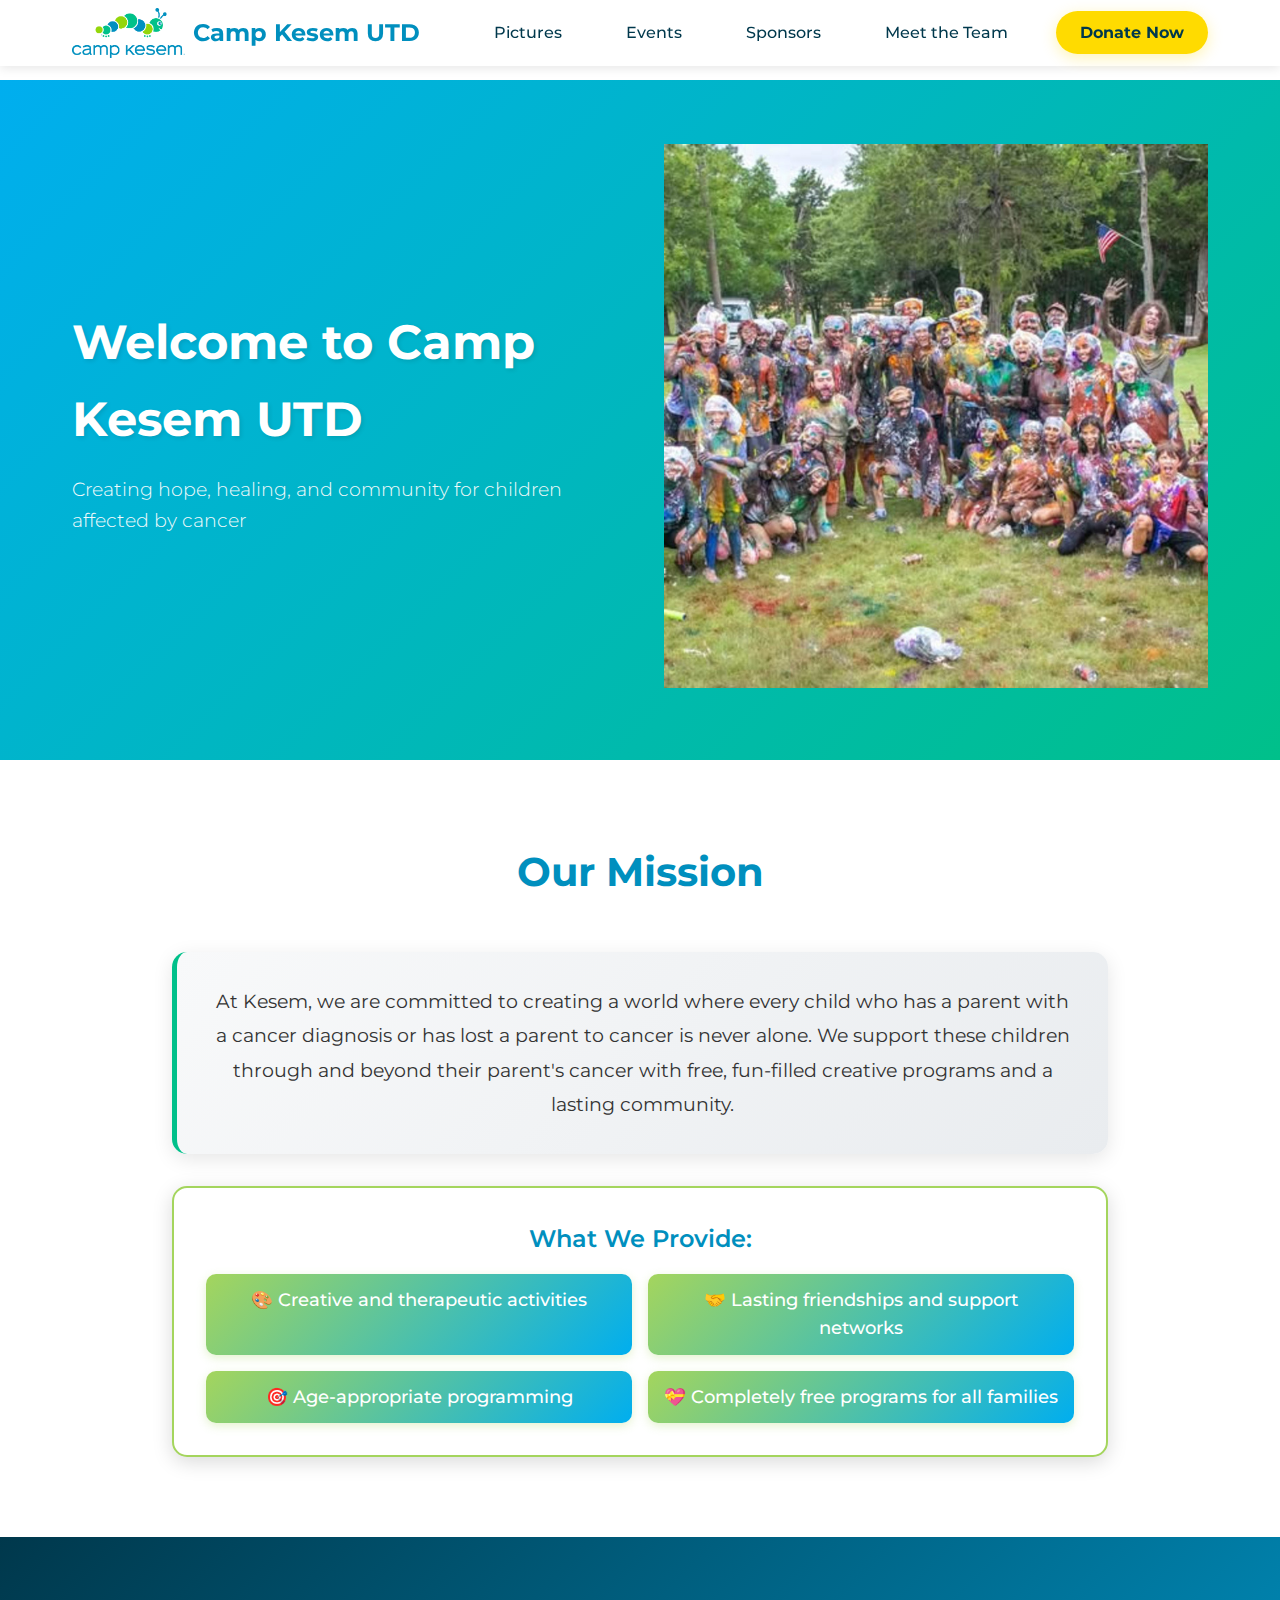
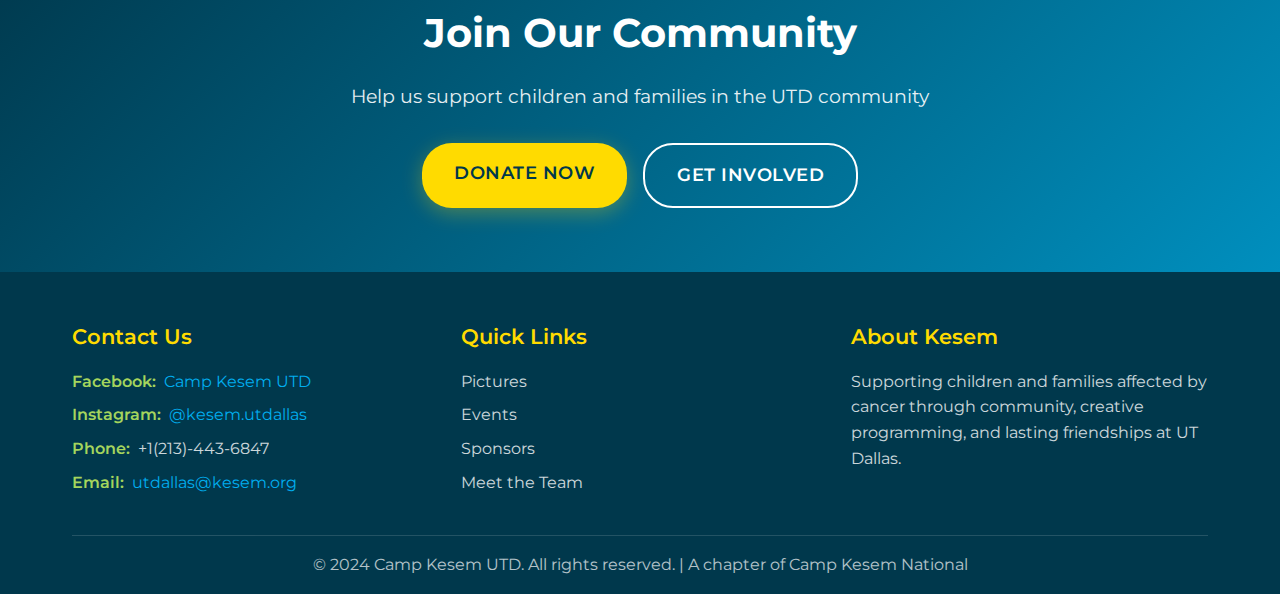
<file: index.html>
<!DOCTYPE html>
<html lang="en">
<head>
    <meta charset="UTF-8">
    <meta name="viewport" content="width=device-width, initial-scale=1.0">
    <title>Camp Kesem UTD - Supporting Children Through Cancer</title>
    
    <!-- Link to external CSS file -->
    <link rel="stylesheet" href="styles.css">
    
    <!-- Google Fonts - Montserrat -->
    <link href="https://fonts.googleapis.com/css2?family=Montserrat:wght@300;400;500;600;700&display=swap" rel="stylesheet">
</head>
<body>
    <!-- Navigation Bar - This will be included from navbar.html -->
    <div id="navbar-placeholder"></div>

    <!-- Main Content -->
    <main>
        <!-- Hero Section -->
        <section class="hero">
            <div class="hero-container">
                <div class="hero-content">
                    <h1 class="hero-title">Welcome to Camp Kesem UTD</h1>
                    <p class="hero-subtitle">Creating hope, healing, and community for children affected by cancer</p>
                </div>
                <div class="hero-image">
                   <img src="images/kesem_Group_Paint.jpg" alt="Camp Kesem Group Pic" class="hero-image">
                    
                </div>
            </div>
        </section>

        <!-- Mission Statement Section -->
        <section class="mission">
            <div class="mission-container">
                <h2 class="mission-title">Our Mission</h2>
                <div class="mission-content">
                    <p class="mission-text">
                        At Kesem, we are committed to creating a world where every child who has a parent with a cancer diagnosis or has lost a parent to cancer is never alone. We support these children through and beyond their parent's cancer with free, fun-filled creative programs and a lasting community.
                    </p>
                    <div class="mission-highlight">
                        <h3>What We Provide:</h3>
                        <ul class="mission-list">
                            <li>🎨 Creative and therapeutic activities</li>
                            <li>🤝 Lasting friendships and support networks</li>
                            <li>🎯 Age-appropriate programming</li>
                            <li>💝 Completely free programs for all families</li>
                        </ul>
                    </div>
                </div>
            </div>
        </section>

        <!-- Call to Action Section -->
        <section class="cta">
            <div class="cta-container">
                <h2 class="cta-title">Join Our Community</h2>
                <p class="cta-text">Help us support children and families in the UTD community</p>
                <div class="cta-buttons">
                    <a href="#donate" class="cta-btn primary">Donate Now</a>
                    <a href="#team" class="cta-btn secondary">Get Involved</a>
                </div>
            </div>
        </section>
    </main>

     <div id="footer-placeholder"></div>



<script src="scripts/scripts.js"></script>
</body>
</html>
</file>
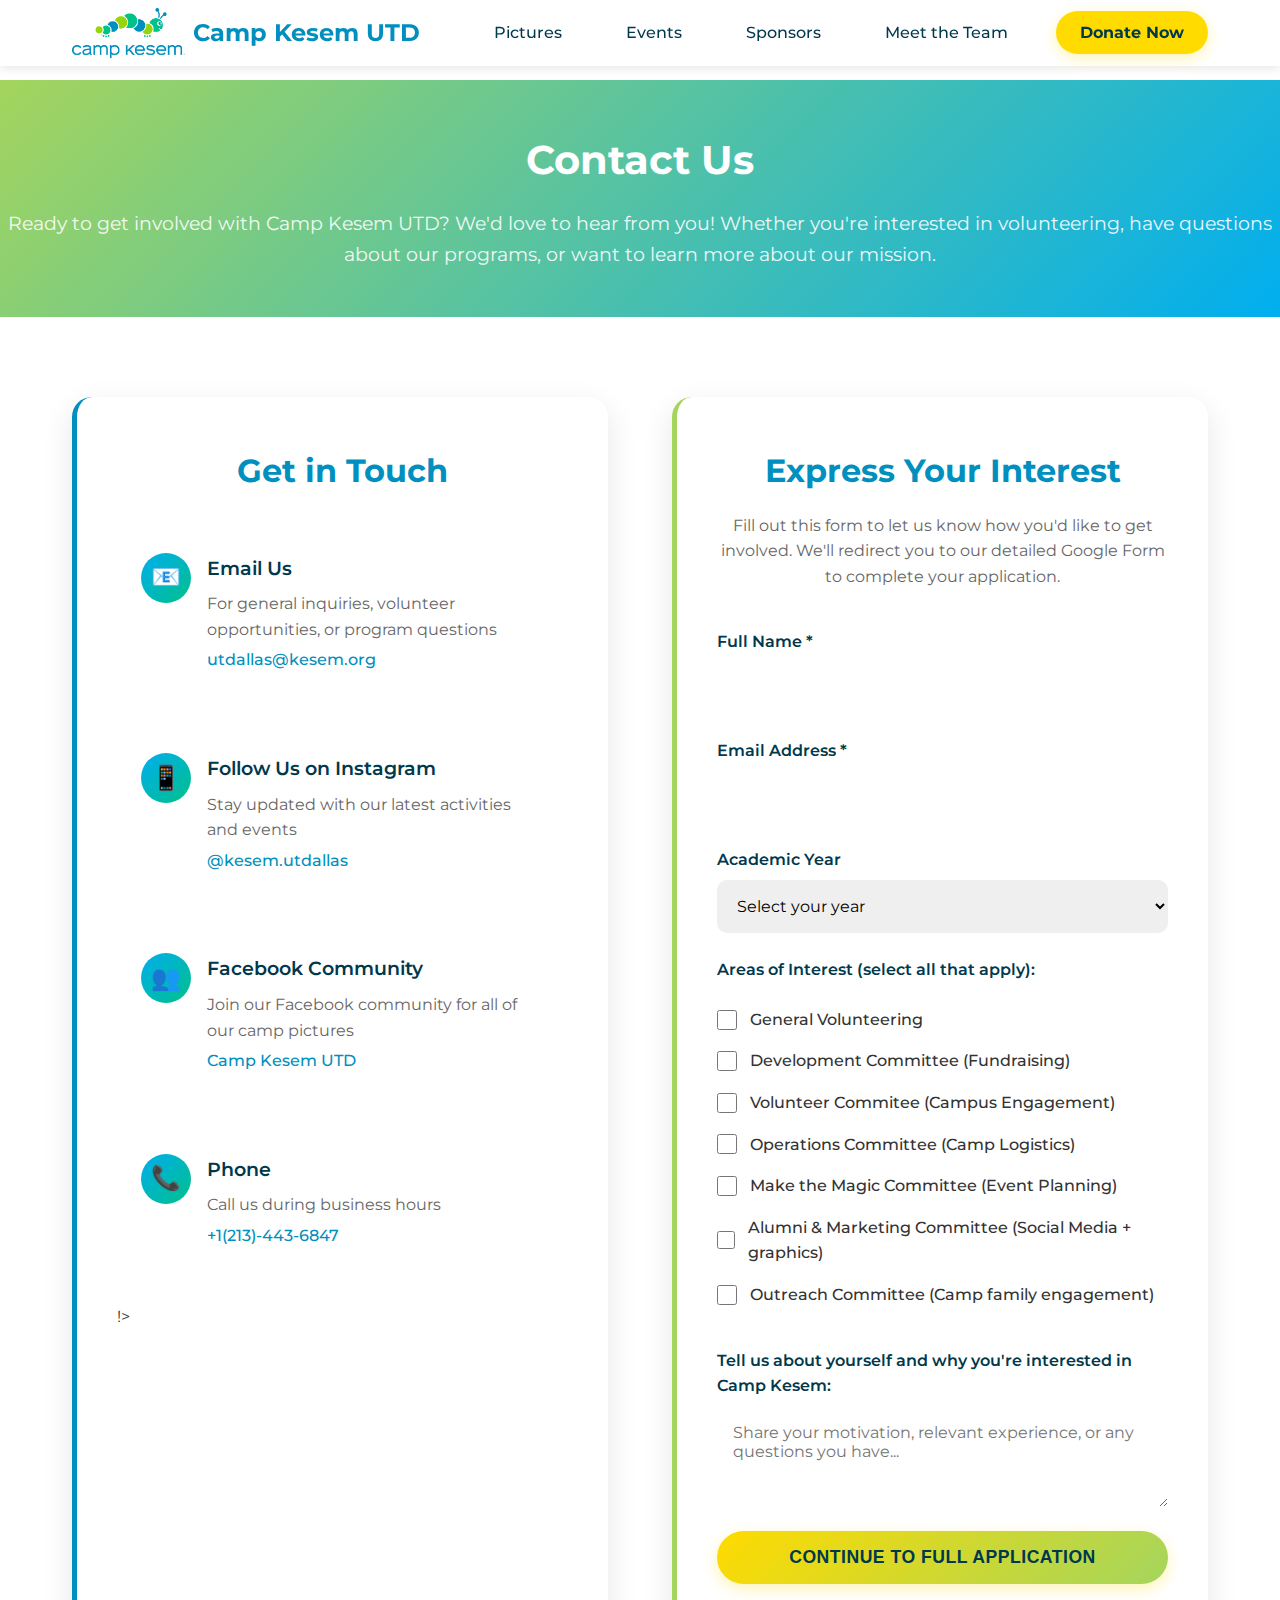
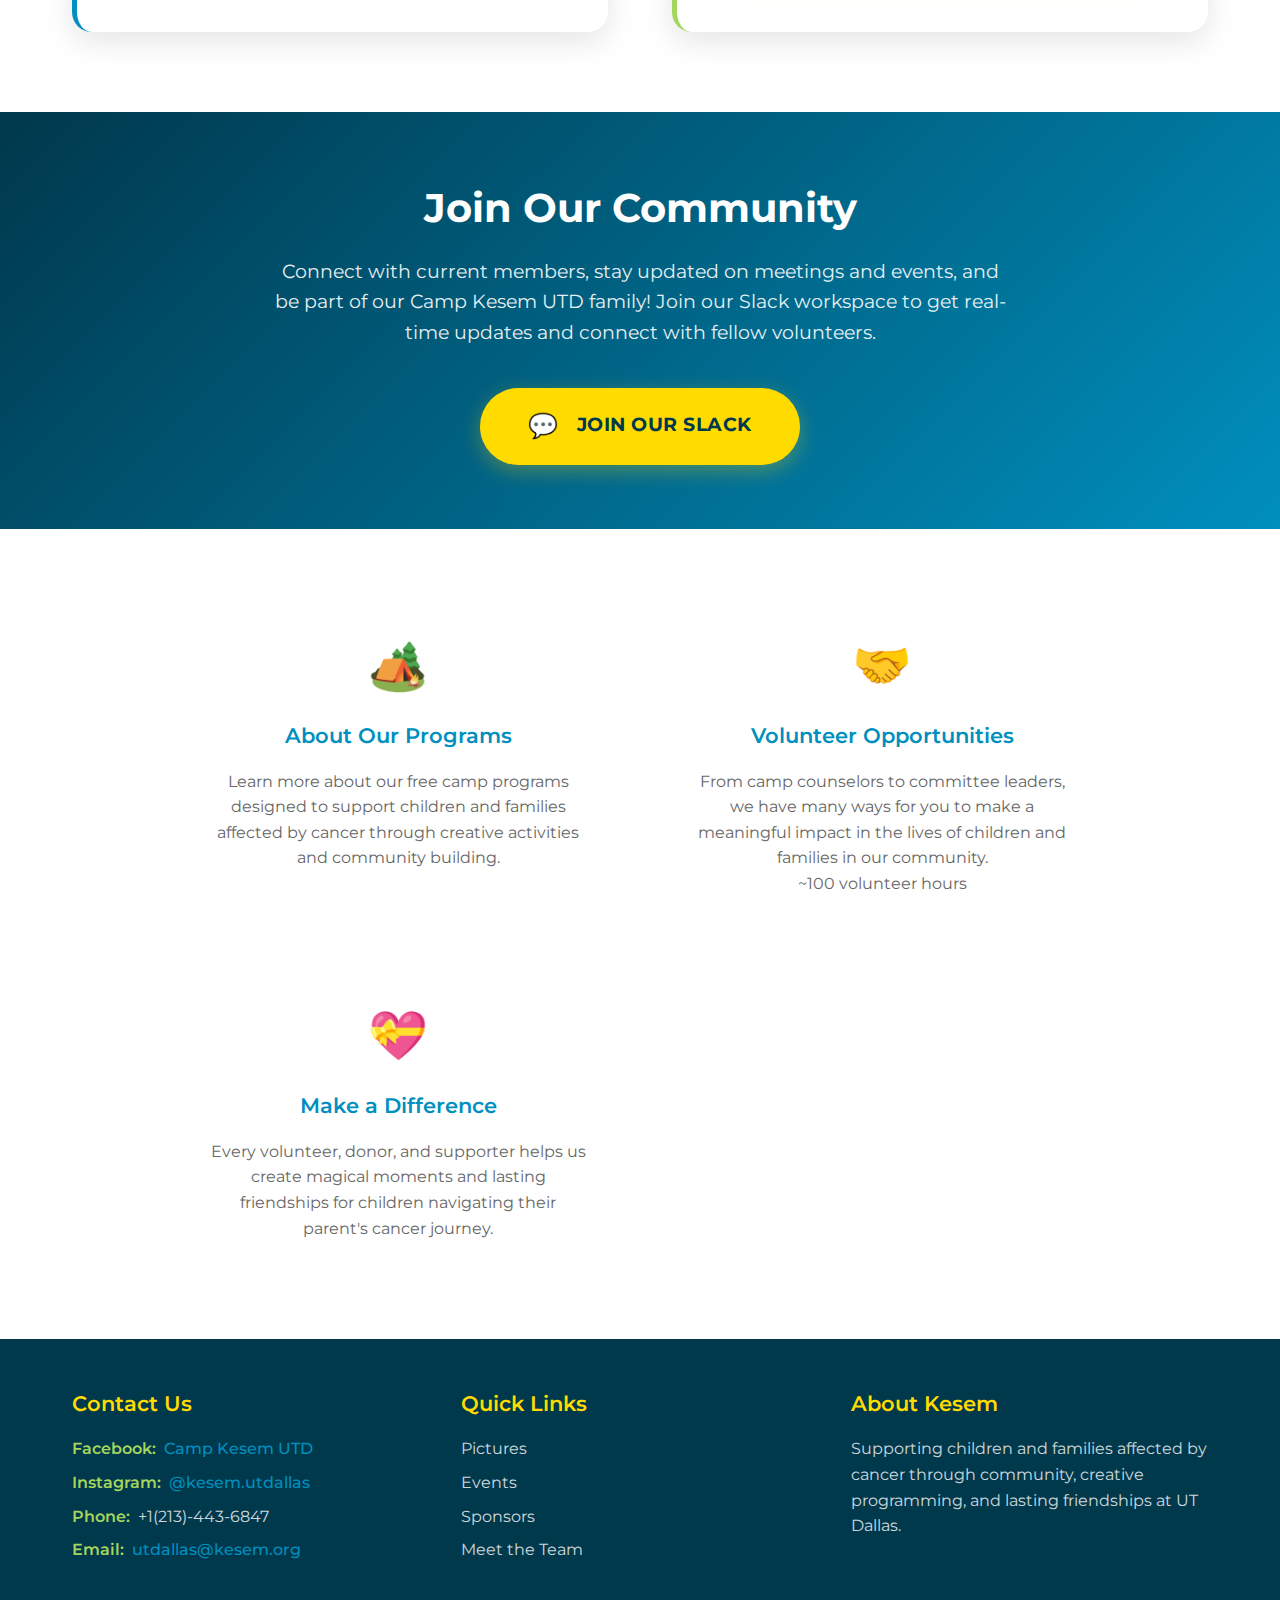
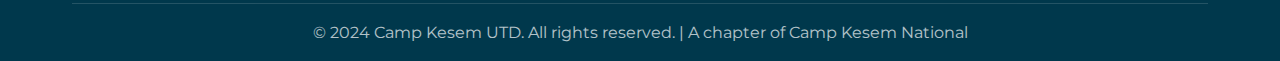
<file: contact.html>
<!DOCTYPE html>
<html lang="en">
<head>
    <meta charset="UTF-8">
    <meta name="viewport" content="width=device-width, initial-scale=1.0">
    <title>Camp Kesem UTD - Contact Us</title>
    
    <!-- Link to external CSS file -->
    <link rel="stylesheet" href="style/styles.css">
    <link rel="stylesheet" href="style/contact.css">
    
    <!-- Google Fonts - Montserrat -->
    <link href="https://fonts.googleapis.com/css2?family=Montserrat:wght@300;400;500;600;700&display=swap" rel="stylesheet">
</head>
<body>
    <!-- Navigation Bar - This will be included from navbar.html -->
    <div id="navbar-placeholder"></div>

    <!-- Main Content -->
    <main>
        <!-- Page Header -->
        <section class="page-header">
            <h1 class="page-title">Contact Us</h1>
            <p class="page-subtitle">
                Ready to get involved with Camp Kesem UTD? We'd love to hear from you! Whether you're interested in 
                volunteering, have questions about our programs, or want to learn more about our mission.
            </p>
        </section>

        <!-- Main Contact Section -->
        <section class="contact-section">
            <div class="contact-container">
                <!-- Contact Information Card -->
                <div class="contact-info-card">
                    <h2 class="contact-card-title">Get in Touch</h2>
                    <div class="contact-methods">
                        
                        <!-- Email Contact -->
                        <div class="contact-method">
                            <div class="contact-icon">📧</div>
                            <div class="contact-details">
                                <h3>Email Us</h3>
                                <p>For general inquiries, volunteer opportunities, or program questions</p>
                                <a href="mailto:utdallas@kesem.org" class="contact-link">utdallas@kesem.org</a>
                            </div>
                        </div>

                        <!-- Social Media - Instagram -->
                        <div class="contact-method">
                            <div class="contact-icon">📱</div>
                            <div class="contact-details">
                                <h3>Follow Us on Instagram</h3>
                                <p>Stay updated with our latest activities and events</p>
                                <a href="https://instagram.com/kesem.utdallas" class="contact-link" target="_blank">@kesem.utdallas</a>
                            </div>
                        </div>

                        <!-- Social Media - Facebook -->
                        <div class="contact-method">
                            <div class="contact-icon">👥</div>
                            <div class="contact-details">
                                <h3>Facebook Community</h3>
                                <p>Join our Facebook community for all of our camp pictures</p>
                                <a href="https://www.facebook.com/Kesem.UTDallas/" class="contact-link">Camp Kesem UTD</a>
                            </div>
                        </div>

                        <!-- Phone Contact -->
                        
                        <div class="contact-method">
                            <div class="contact-icon">📞</div>
                            <div class="contact-details">
                                <h3>Phone</h3>
                                <p>Call us during business hours</p>
                                <a href="tel:+12134436847" class="contact-link">+1(213)-443-6847</a>
                            </div>
                        </div>
                        !>
                    </div>
                </div>

                <!-- Interest Form Card -->
                <div class="interest-form-card">
                    <h2 class="form-title">Express Your Interest</h2>
                    <p class="form-subtitle">
                        Fill out this form to let us know how you'd like to get involved. We'll redirect you to our 
                        detailed Google Form to complete your application.
                    </p>

                    <form class="interest-form" action="#" method="POST" onsubmit="redirectToGoogleForm(event)">
                        <div class="form-group">
                            <label for="name">Full Name *</label>
                            <input type="text" id="name" name="name" required>
                        </div>

                        <div class="form-group">
                            <label for="email">Email Address *</label>
                            <input type="email" id="email" name="email" required>
                        </div>
                        
                        <!--
                        <div class="form-group">
                            <label for="phone">Phone Number</label>
                            <input type="tel" id="phone" name="phone">
                        </div>
                        -->

                        <div class="form-group">
                            <label for="year">Academic Year</label>
                            <select id="year" name="year">
                                <option value="">Select your year</option>
                                <option value="freshman">Freshman</option>
                                <option value="sophomore">Sophomore</option>
                                <option value="junior">Junior</option>
                                <option value="senior">Senior</option>
                                <option value="graduate">Graduate Student</option>
                                <option value="alumni">Alumni</option>
                            </select>
                        </div>

                        <div class="form-group">
                            <label>Areas of Interest (select all that apply):</label>
                            <div class="checkbox-group">
                                <div class="checkbox-item">
                                    <input type="checkbox" id="volunteer" name="interests" value="volunteer">
                                    <label for="volunteer">General Volunteering</label>
                                </div>
                                <div class="checkbox-item">
                                    <input type="checkbox" id="dev" name="interests" value="development">
                                    <label for="dev">Development Committee (Fundraising)</label>
                                </div>
                                <div class="checkbox-item">
                                    <input type="checkbox" id="dev" name="interests" value="development">
                                    <label for="dev">Volunteer Commitee (Campus Engagement)</label>
                                </div>
                                <div class="checkbox-item">
                                    <input type="checkbox" id="ops" name="interests" value="operations">
                                    <label for="ops">Operations Committee (Camp Logistics)</label>
                                </div>
                                <div class="checkbox-item">
                                    <input type="checkbox" id="mtm" name="interests" value="make-magic">
                                    <label for="mtm">Make the Magic Committee (Event Planning)</label>
                                </div>
                                <div class="checkbox-item">
                                    <input type="checkbox" id="amp" name="interests" value="marketing">
                                    <label for="amp">Alumni & Marketing Committee (Social Media + graphics)</label>
                                </div>
                                <div class="checkbox-item">
                                    <input type="checkbox" id="outreach" name="interests" value="outreach">
                                    <label for="outreach">Outreach Committee (Camp family engagement) </label>
                                </div>
                            </div>
                        </div>

                        <div class="form-group">
                            <label for="message">Tell us about yourself and why you're interested in Camp Kesem:</label>
                            <textarea id="message" name="message" placeholder="Share your motivation, relevant experience, or any questions you have..."></textarea>
                        </div>

                        <button type="submit" class="submit-btn">Continue to Full Application</button>
                    </form>
                </div>
            </div>
        </section>

        <!-- Slack Community Section -->
        <section class="slack-section">
            <div class="slack-container">
                <h2 class="slack-title">Join Our Community</h2>
                <p class="slack-description">
                    Connect with current members, stay updated on meetings and events, and be part of our 
                    Camp Kesem UTD family! Join our Slack workspace to get real-time updates and connect with fellow volunteers.
                </p>
                <a href="https://kesemutdallas.slack.com" class="slack-button" target="_blank">
                    <span class="slack-icon">💬</span>
                    Join Our Slack
                </a>
            </div>
        </section>

        <!-- Additional Information -->
        <section class="additional-info">
            <div class="info-container">
                <div class="info-grid">
                    <div class="info-card">
                        <div class="info-card-icon">🏕️</div>
                        <h3>About Our Programs</h3>
                        <p>
                            Learn more about our free camp programs designed to support children and families 
                            affected by cancer through creative activities and community building.
                        </p>
                    </div>

                    <div class="info-card">
                        <div class="info-card-icon">🤝</div>
                        <h3>Volunteer Opportunities</h3>
                        <p>
                            From camp counselors to committee leaders, we have many ways for you to make a 
                            meaningful impact in the lives of children and families in our community. <br>
                            ~100 volunteer hours
                        </p>
                    </div>

                    <div class="info-card">
                        <div class="info-card-icon">💝</div>
                        <h3>Make a Difference</h3>
                        <p>
                            Every volunteer, donor, and supporter helps us create magical moments and lasting 
                            friendships for children navigating their parent's cancer journey.
                        </p>
                    </div>
                </div>
            </div>
        </section>
    </main>

     <div id="footer-placeholder"></div>



<script src="scripts/scripts.js"></script>
</body>
</html>
</file>
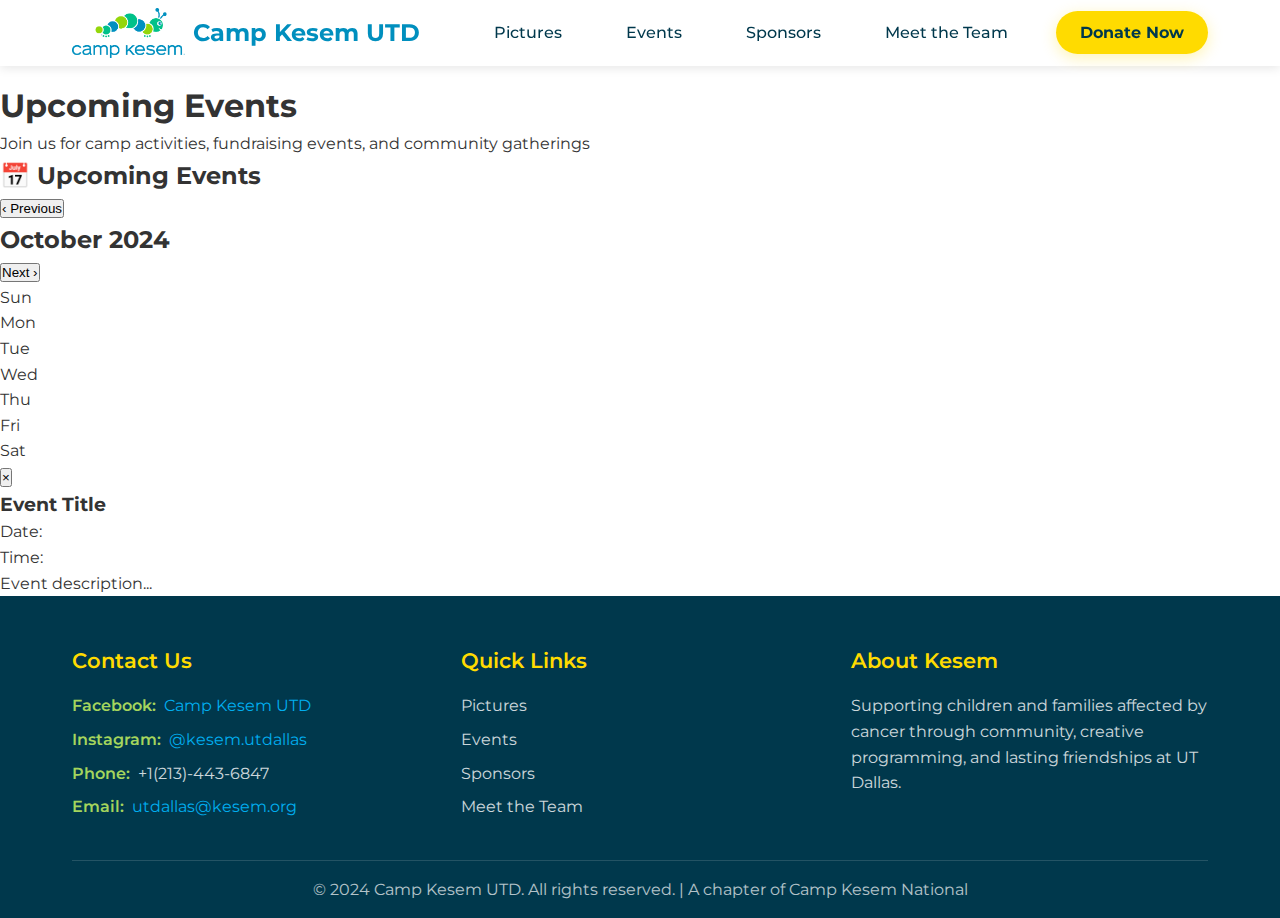
<file: events.html>
<!DOCTYPE html>
<html lang="en">
<head>
    <meta charset="UTF-8">
    <meta name="viewport" content="width=device-width, initial-scale=1.0">
    <title>Camp Kesem UTD - Supporting Children Through Cancer</title>
    
    <!-- Link to external CSS file -->
    <link rel="stylesheet" href="styles.css">
    
    <!-- Google Fonts - Montserrat -->
    <link href="https://fonts.googleapis.com/css2?family=Montserrat:wght@300;400;500;600;700&display=swap" rel="stylesheet">
</head>
<body>
    <!-- Navigation Bar - This will be included from navbar.html -->
    <div id="navbar-placeholder"></div>

        <!-- Main Content -->
    <main>
        <!-- Page Header -->
        <section class="page-header">
            <h1 class="page-title">Upcoming Events</h1>
            <p class="page-subtitle">Join us for camp activities, fundraising events, and community gatherings</p>
        </section>

        <!-- Events Container - Sidebar + Calendar -->
        <div class="events-container">
            <!-- Sidebar - Upcoming Events List -->
            <aside class="sidebar">
                <h2 class="sidebar-title">📅 Upcoming Events</h2>
                <div class="events-list" id="eventsList">
                    <!-- Events will be populated by JavaScript -->
                </div>
            </aside>

            <!-- Calendar Section -->
            <section class="calendar-section">
                <div class="calendar-header">
                    <div class="calendar-nav">
                        <button class="nav-btn" onclick="previousMonth()">‹ Previous</button>
                        <h2 class="month-year" id="monthYear">October 2024</h2>
                        <button class="nav-btn" onclick="nextMonth()">Next ›</button>
                    </div>
                </div>
                
                <div class="calendar-grid">
                    <!-- Day headers -->
                    <div class="calendar-day-header">Sun</div>
                    <div class="calendar-day-header">Mon</div>
                    <div class="calendar-day-header">Tue</div>
                    <div class="calendar-day-header">Wed</div>
                    <div class="calendar-day-header">Thu</div>
                    <div class="calendar-day-header">Fri</div>
                    <div class="calendar-day-header">Sat</div>
                    
                    <!-- Calendar days will be generated by JavaScript -->
                </div>
                <div id="calendarDays" class="calendar-grid" style="grid-column: 1 / -1; display: grid; grid-template-columns: repeat(7, 1fr); gap: 0;">
                </div>
                </div>
            </section>
        </div>
    </main>

    <!-- Event Details Popup -->
    <div class="event-popup" id="eventPopup">
        <div class="popup-content">
            <button class="popup-close" onclick="closePopup()">&times;</button>
            <h3 class="popup-title" id="popupTitle">Event Title</h3>
            <div class="popup-details">
                <div class="popup-date" id="popupDate">Date: </div>
                <div class="popup-time" id="popupTime">Time: </div>
                <p id="popupDescription">Event description...</p>
            </div>
        </div>
    </div>

     <div id="footer-placeholder"></div>



<script src="scripts/scripts.js"></script>

<script src="scripts/events.js"></script>
</body>
</html>
</file>
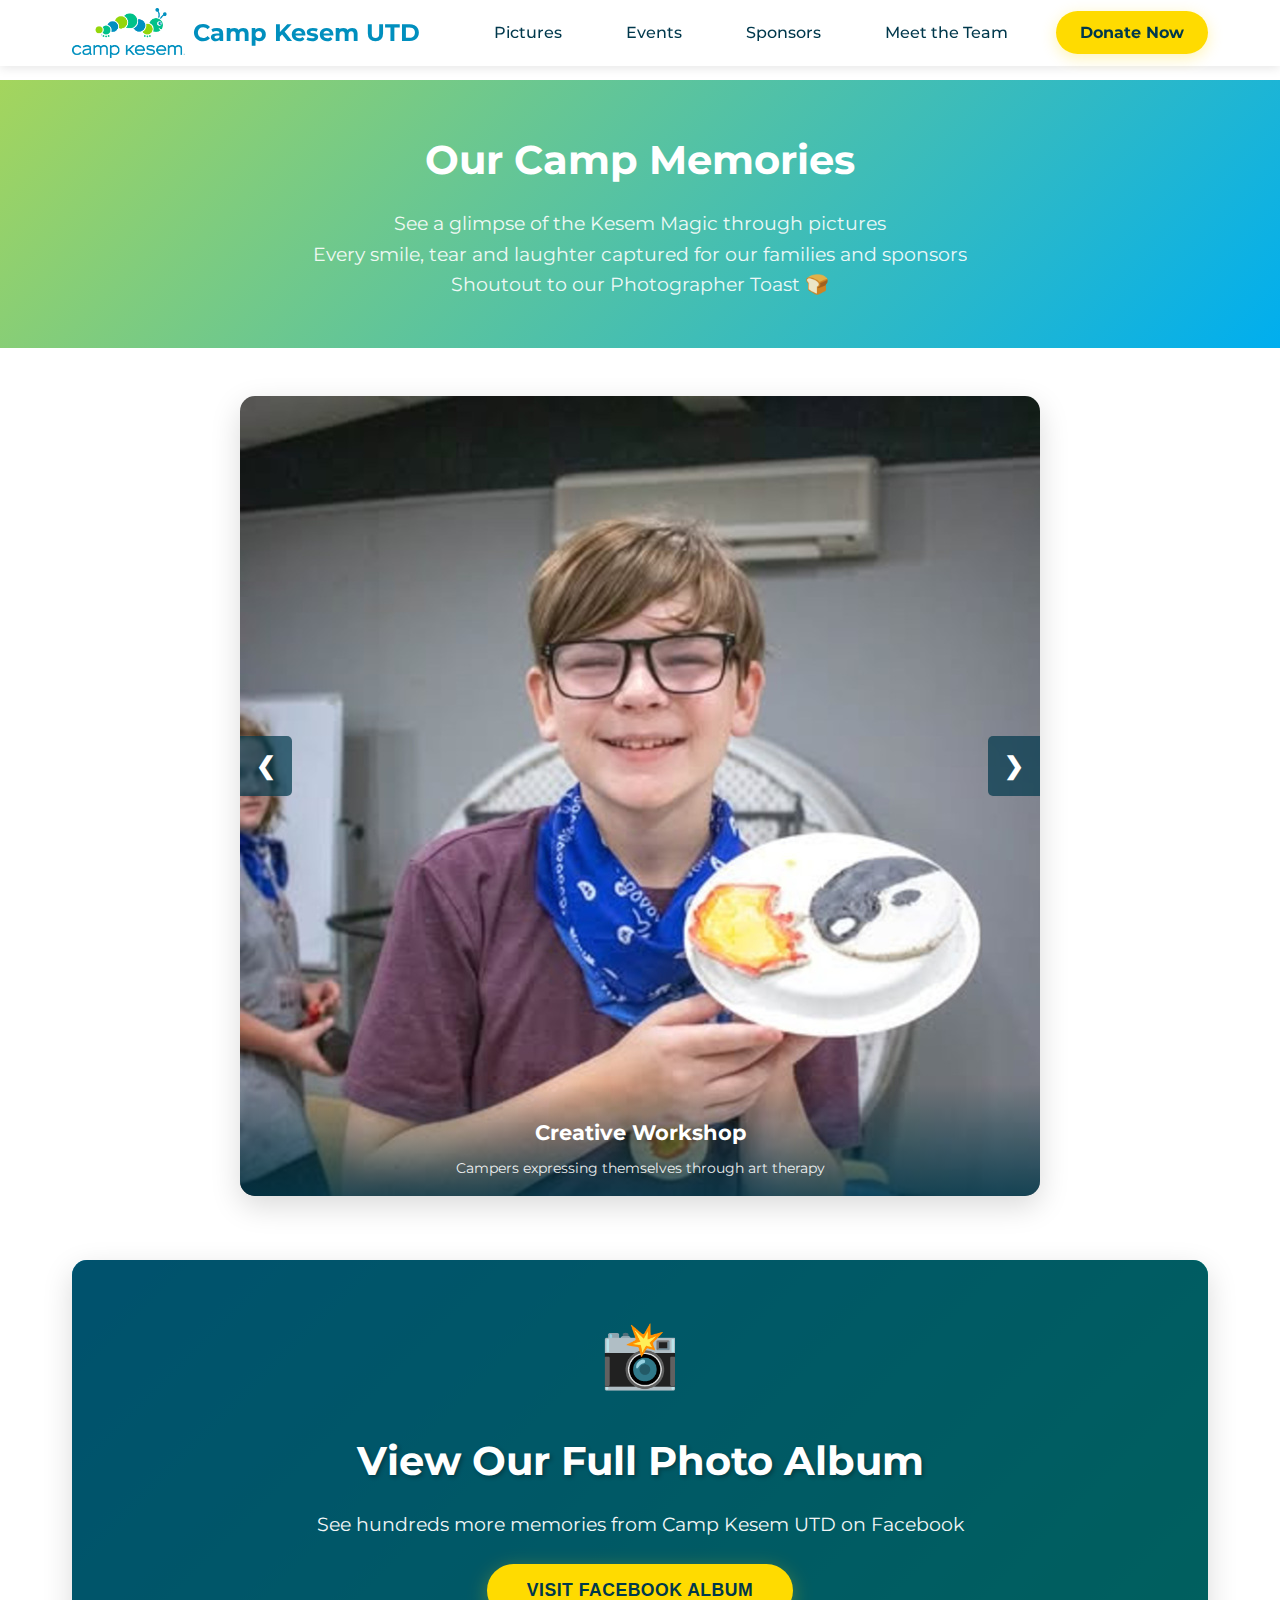
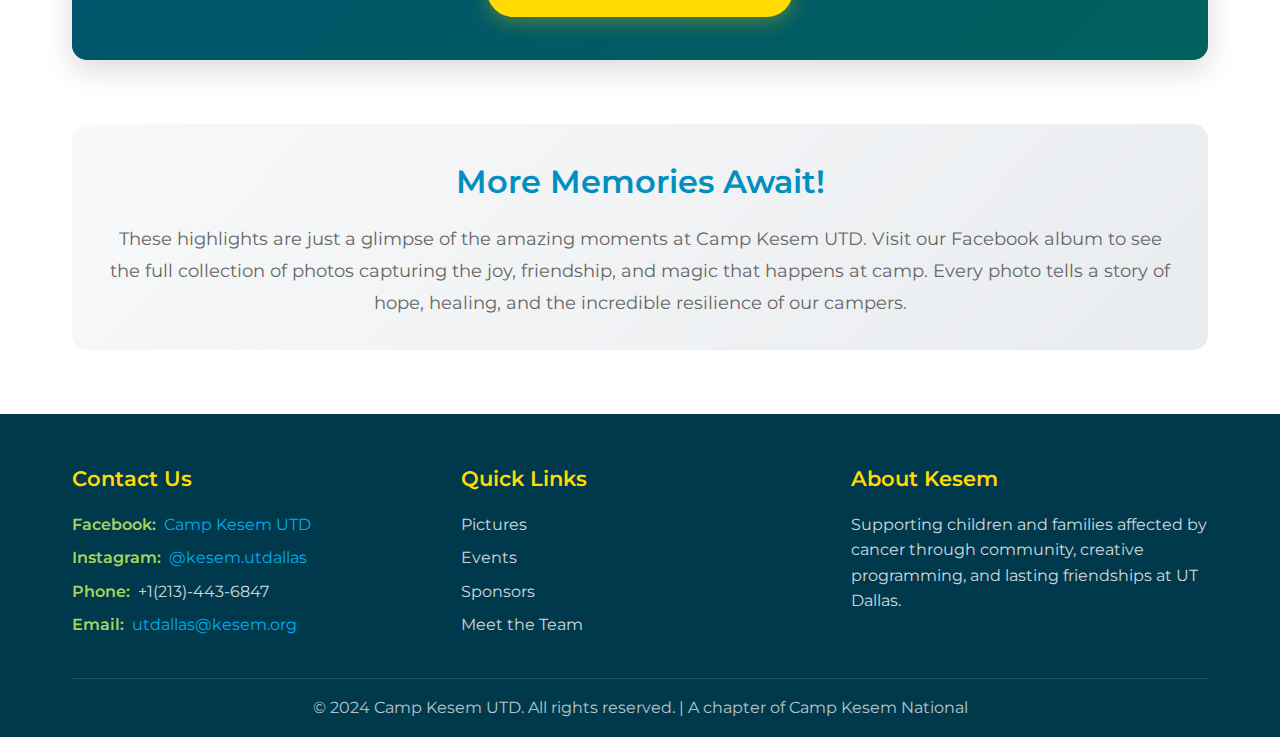
<file: pictures.html>
<!DOCTYPE html>
<html lang="en">
<head>
    <meta charset="UTF-8">
    <meta name="viewport" content="width=device-width, initial-scale=1.0">
    <title>Camp Kesem UTD - Supporting Children Through Cancer</title>
    
    <!-- Link to external CSS file -->
    <link rel="stylesheet" href="style/styles.css">
    <link rel="stylesheet" href="style/pics.css">
    
    <!-- Google Fonts - Montserrat -->
    <link href="https://fonts.googleapis.com/css2?family=Montserrat:wght@300;400;500;600;700&display=swap" rel="stylesheet">
</head>
<body>
    <!-- Navigation Bar - This will be included from navbar.html -->
    <div id="navbar-placeholder"></div>

    <!-- Main Content -->
    <main>
        <!-- Page Header -->
        <section class="page-header">
            <h1 class="page-title">Our Camp Memories</h1>
            <p class="page-subtitle">
                See a glimpse of the Kesem Magic through pictures <br>
                Every smile, tear and laughter captured for our families and sponsors <br>
                Shoutout to our Photographer Toast 🍞
            </p>
        </section>

        <!-- Featured Slideshow with Camp Highlights -->
        <section class="slideshow-container">
            <!-- Slide 1 - Creative Workshop -->
            <div class="slide active">
                <img src="images/art.jpg" alt="Creative Workshop" class="slide-img">
                <div class="slide-caption">
                    <h3>Creative Workshop</h3>
                    <p>Campers expressing themselves through art therapy</p>
                </div>
            </div>

            <!-- Slide 2 - Welcome Day -->
            <div class="slide">
                <img src="images/campSetup.jpg" alt="Camp Setup" class="slide-img">
                <div class="slide-caption">
                    <h3>Welcome Day</h3>
                    <p>Setting up for an amazing week of camp</p>
                </div>
            </div>

            <!-- Slide 3 - Friendship Circle -->
            <div class="slide">
                <img src="images/circle.jpg" alt="Friendship Circle" class="slide-img">
                <div class="slide-caption">
                    <h3>Friendship Circle</h3>
                    <p>Building lasting bonds and support networks</p>
                </div>
            </div>

            <!-- Slide 4 - Fun & Games -->
            <div class="slide">
                <img src="images/swimming.jpg" alt="Fun & Games" class="slide-img">
                <div class="slide-caption">
                    <h3>Fun & Games</h3>
                    <p>Laughter and joy through interactive activities</p>
                </div>
            </div>

            <!-- Slide 5 - Awards Ceremony -->
            <div class="slide">
                <div class="slide-placeholder">🌟 Awards Ceremony</div>
                <div class="slide-caption">
                    <h3>Recognition</h3>
                    <p>Celebrating achievements and milestones</p>
                </div>
            </div>

            <!-- Slide 6 - Food -->
            <div class="slide">
                <img src="images/food.jpg" alt="Mealtime" class="slide-img">
                <div class="slide-caption">
                    <h3>🍽️ Food</h3>
                    <p>Your donations means a meal for a camper</p>
                </div>
            </div>

            <!-- Slide 7 - Community -->
            <div class="slide">
                <img src="images/talentShow.jpg" alt="Talent Show" class="slide-img">
                <div class="slide-caption">
                    <h3>Community</h3>
                    <p>A community of peers</p>
                </div>
            </div>

            <!-- Navigation arrows -->
            <button class="prev" onclick="changeSlide(-1)">&#10094;</button>
            <button class="next" onclick="changeSlide(1)">&#10095;</button>

            <!-- Dots indicator -->
            <div class="dots-container">
                <span class="dot active" onclick="currentSlide(1)"></span>
                <span class="dot" onclick="currentSlide(2)"></span>
                <span class="dot" onclick="currentSlide(3)"></span>
                <span class="dot" onclick="currentSlide(4)"></span>
                <span class="dot" onclick="currentSlide(5)"></span>
                <span class="dot" onclick="currentSlide(6)"></span>
                <span class="dot" onclick="currentSlide(7)"></span>
            </div>
        </section>

        <!-- Facebook Album Link Section -->
        <section class="facebook-album-section">
            <a href="https://www.facebook.com/Kesem.UTDallas/photos_albums" target="_blank" rel="noopener noreferrer" style="text-decoration: none;">
                <div class="facebook-album-card">
                    <div class="facebook-album-bg">
                        <div class="facebook-album-overlay">
                            <div class="facebook-icon">📸</div>
                            <h2 class="facebook-album-title">View Our Full Photo Album</h2>
                            <p class="facebook-album-subtitle">
                                See hundreds more memories from Camp Kesem UTD on Facebook
                            </p>
                            <button class="facebook-cta-btn">Visit Facebook Album</button>
                        </div>
                    </div>
                </div>
            </a>
        </section>

        <!-- Info Text -->
        <section class="gallery-section">
            <div style="text-align: center; margin-bottom: 2rem; padding: 2rem; background: linear-gradient(135deg, #f8f9fa, #e9ecef); border-radius: 15px;">
                <h2 class="section-title" style="margin-bottom: 1rem;">More Memories Await!</h2>
                <p style="font-size: 1.1rem; color: #666; line-height: 1.8;">
                    These highlights are just a glimpse of the amazing moments at Camp Kesem UTD. 
                    Visit our Facebook album to see the full collection of photos capturing the joy, 
                    friendship, and magic that happens at camp. Every photo tells a story of hope, 
                    healing, and the incredible resilience of our campers.
                </p>
            </div>
        </section>
    </main>

    <div id="footer-placeholder"></div>



<script src="scripts/scripts.js"></script>
<script src="scripts/pics.js"></script>
</body>
</html>
</file>
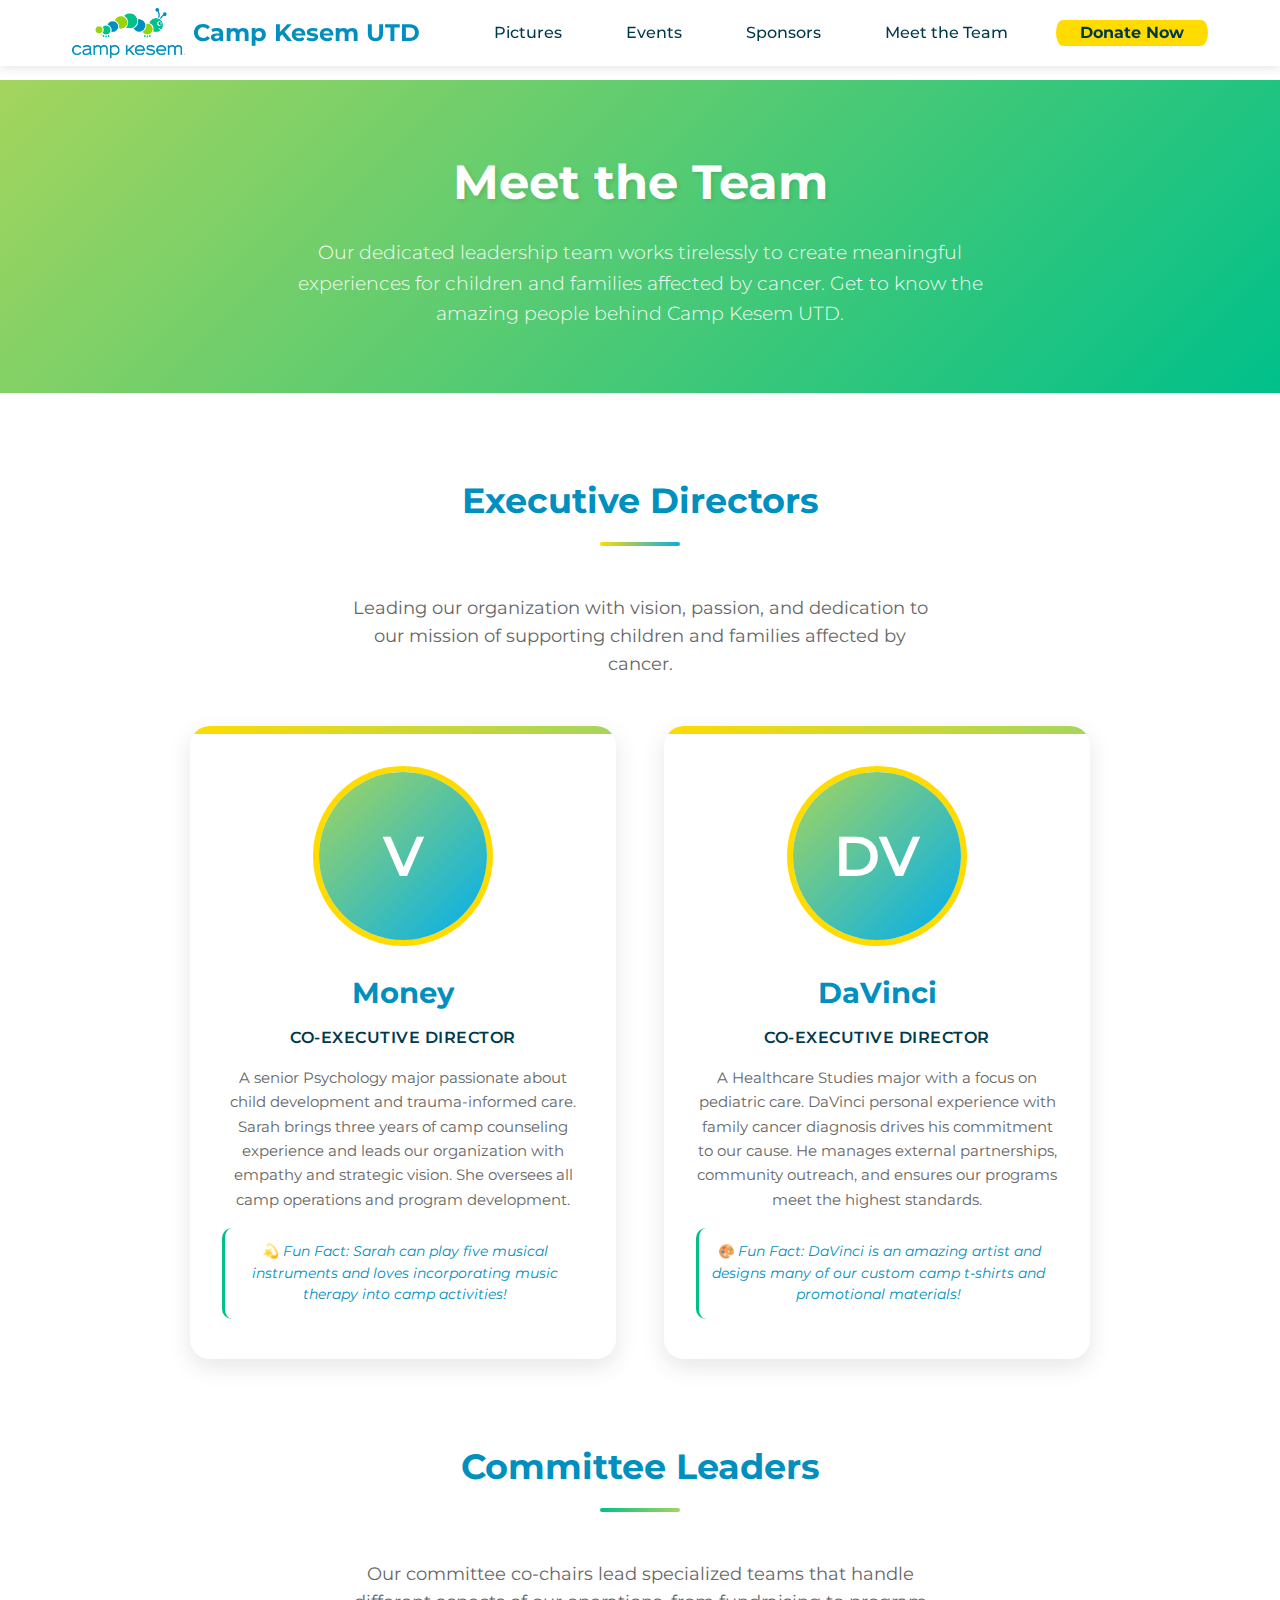
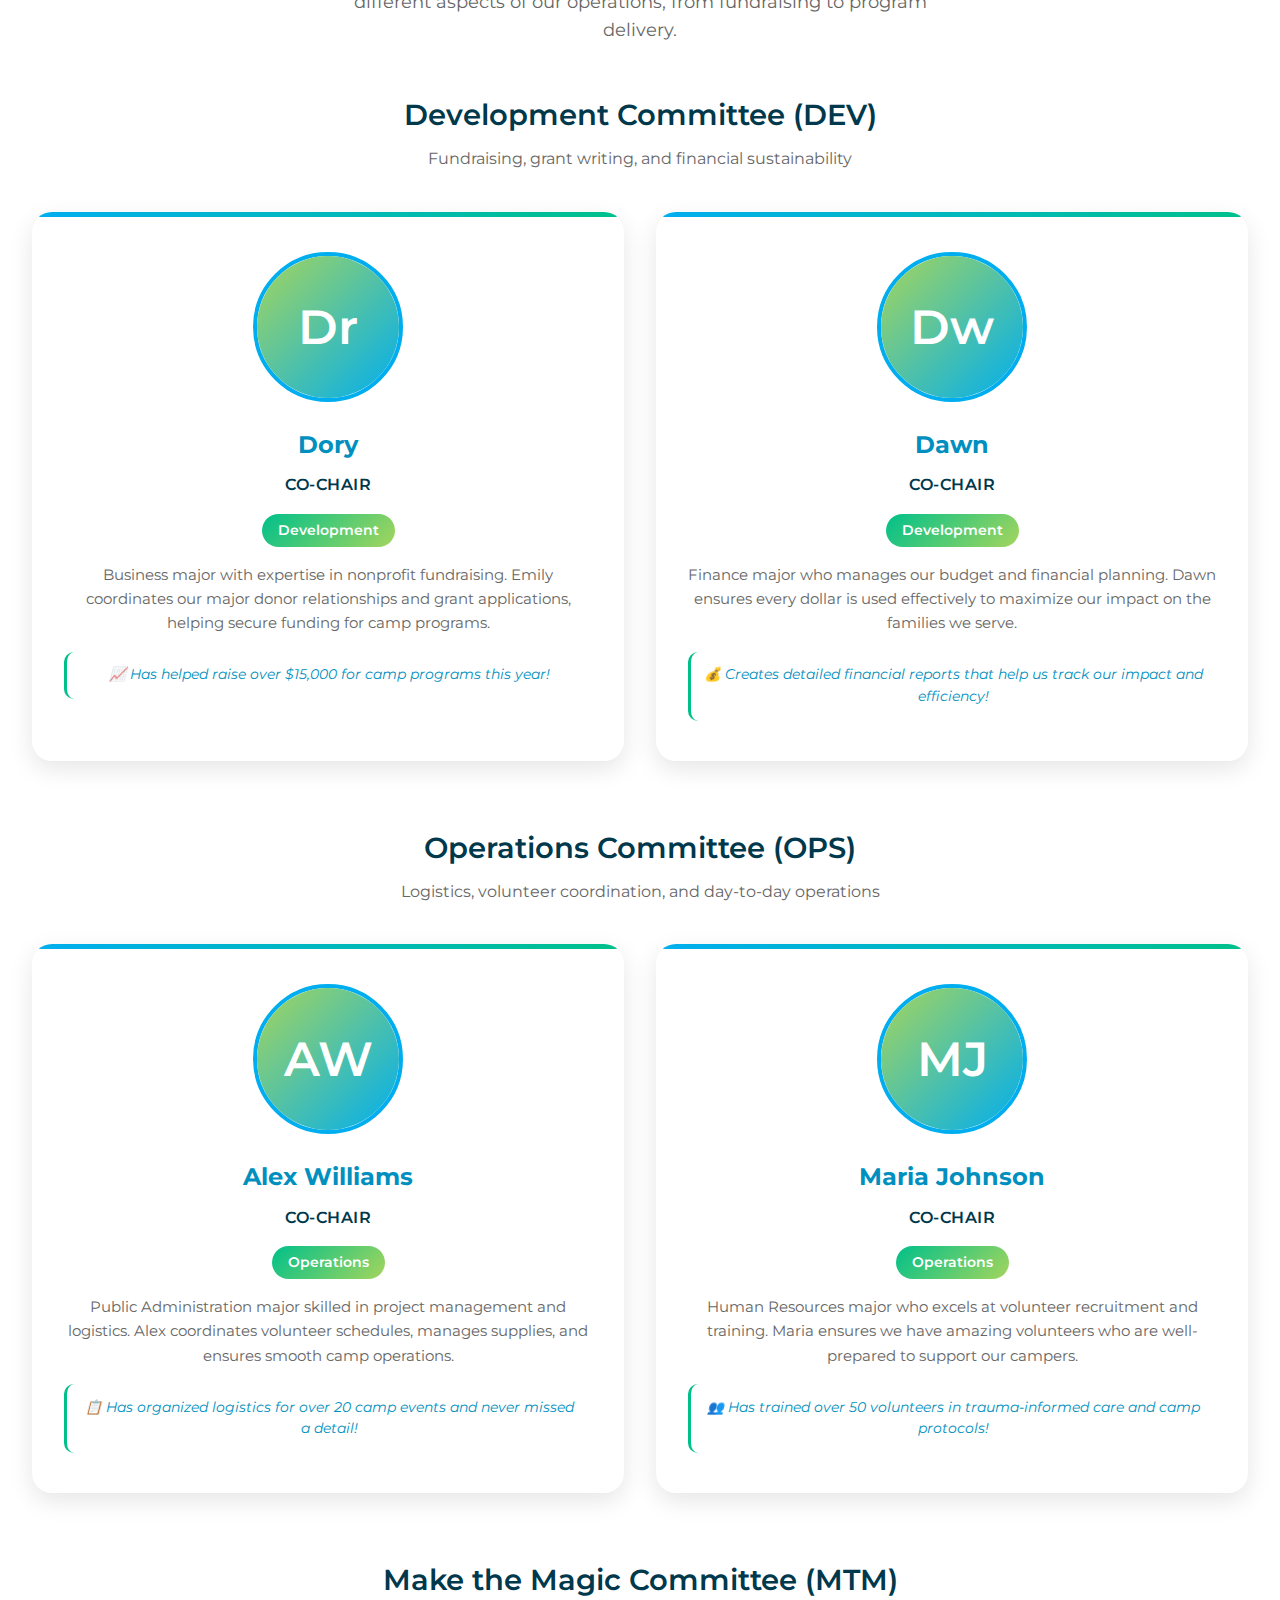
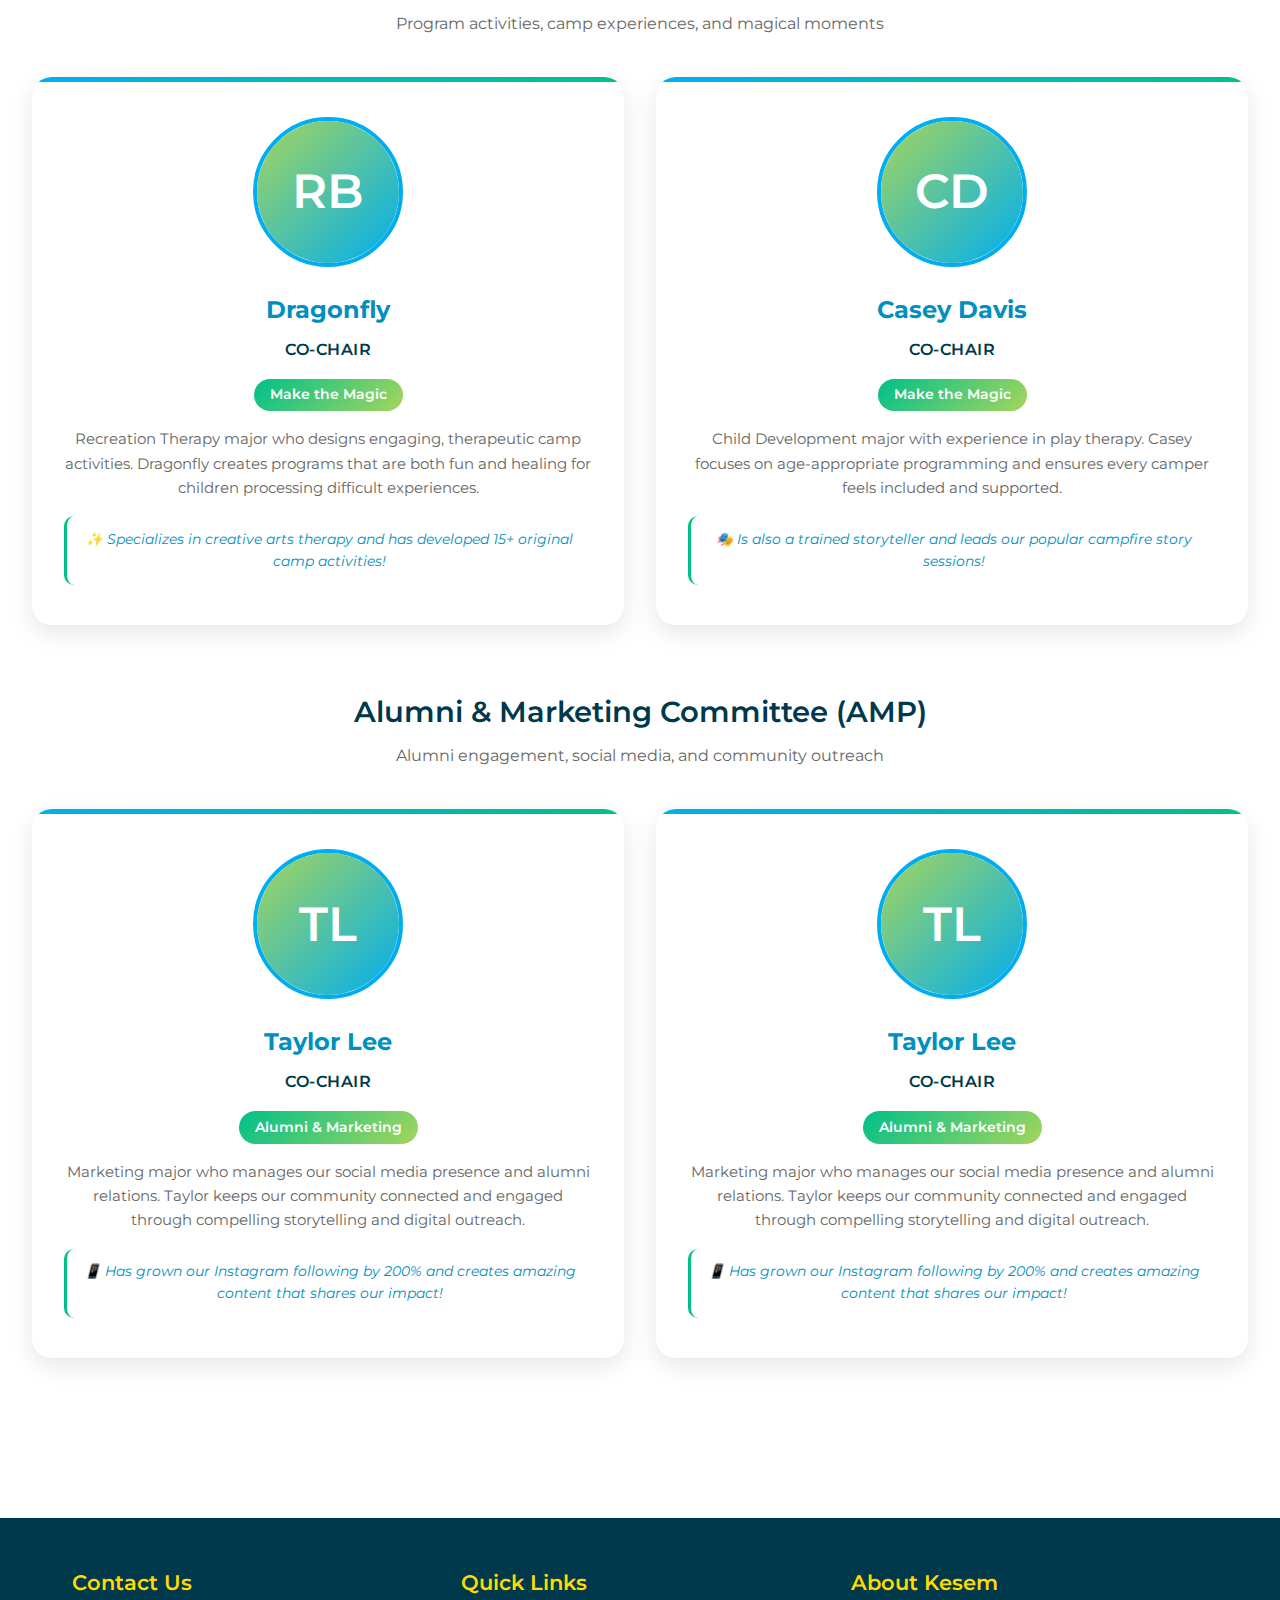
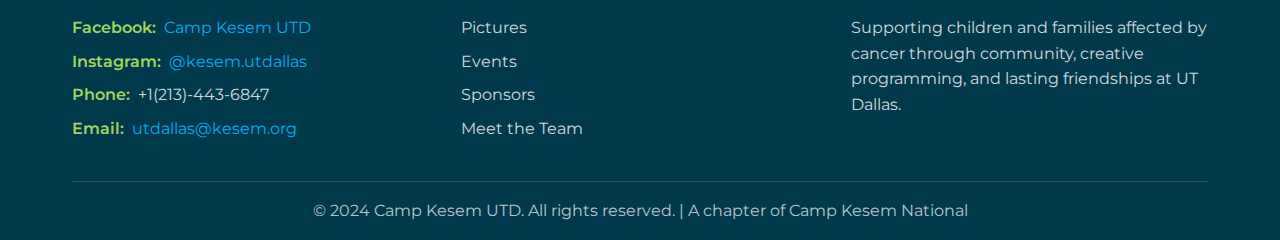
<file: team.html>
<!DOCTYPE html>
<html lang="en">
<head>
    <meta charset="UTF-8">
    <meta name="viewport" content="width=device-width, initial-scale=1.0">
    <title>Camp Kesem UTD - Supporting Children Through Cancer</title>
    
    <!-- Link to external CSS file -->
    <link rel="stylesheet" href="style/styles.css">
    <link rel="stylesheet" href="style/team.css">
    
    <!-- Google Fonts - Montserrat -->
    <link href="https://fonts.googleapis.com/css2?family=Montserrat:wght@300;400;500;600;700&display=swap" rel="stylesheet">
</head>
<body>
    <!-- Navigation Bar - This will be included from navbar.html -->
    <div id="navbar-placeholder"></div>

    <!-- Main Content -->
    <main>
        <!-- Page Header -->
        <section class="page-header">
            <h1 class="page-title">Meet the Team</h1>
            <p class="page-subtitle">
                Our dedicated leadership team works tirelessly to create meaningful experiences 
                for children and families affected by cancer. Get to know the amazing people behind Camp Kesem UTD.
            </p>
        </section>

        <!-- Team Section -->
        <section class="team-section">
            <div class="team-container">
                
                <!-- Directors -->
                <div class="leadership-tier">
                    <h2 class="tier-title directors">Executive Directors</h2>
                    <p class="tier-subtitle">
                        Leading our organization with vision, passion, and dedication to our mission of supporting 
                        children and families affected by cancer.
                    </p>
                    
                    <div class="directors-grid">
                        <div class="team-member director">
                            <div class="profile-picture">
                                <div class="profile-placeholder">V</div>
                                <!-- Replace with: <img src="images/team/sarah-anderson.jpg" alt="Sarah Anderson Profile Picture"> -->
                            </div>
                            <h3 class="member-name">Money</h3>
                            <p class="member-role">Co-Executive Director</p>
                            <p class="member-description">
                                A senior Psychology major passionate about child development and trauma-informed care. 
                                Sarah brings three years of camp counseling experience and leads our organization with 
                                empathy and strategic vision. She oversees all camp operations and program development.
                            </p>
                            <div class="member-fun-fact">
                                💫 Fun Fact: Sarah can play five musical instruments and loves incorporating music therapy into camp activities!
                            </div>
                        </div>

                        <div class="team-member director">
                            <div class="profile-picture">
                                <div class="profile-placeholder">DV</div>
                                <!-- Replace with: <img src="images/team/michael-rodriguez.jpg" alt="Michael Rodriguez Profile Picture"> -->
                            </div>
                            <h3 class="member-name">DaVinci</h3>
                            <p class="member-role">Co-Executive Director</p>
                            <p class="member-description">
                                A Healthcare Studies major with a focus on pediatric care. DaVinci personal experience 
                                with family cancer diagnosis drives his commitment to our cause. He manages external 
                                partnerships, community outreach, and ensures our programs meet the highest standards.
                            </p>
                            <div class="member-fun-fact">
                                🎨 Fun Fact: DaVinci is an amazing artist and designs many of our custom camp t-shirts and promotional materials!
                            </div>
                        </div>
                    </div>
                </div>

                <!-- Committee Leaders -->
                <div class="leadership-tier">
                    <h2 class="tier-title">Committee Leaders</h2>
                    <p class="tier-subtitle">
                        Our committee co-chairs lead specialized teams that handle different aspects of our operations, 
                        from fundraising to program delivery.
                    </p>

                    <!-- DEV Committee -->
                    <div class="committee-section">
                        <h3 class="committee-title">Development Committee (DEV)</h3>
                        <p class="committee-description">Fundraising, grant writing, and financial sustainability</p>
                        <div class="committee-grid">
                            <div class="team-member">
                                <div class="profile-picture">
                                    <div class="profile-placeholder">Dr</div>
                                    <!-- Replace with: <img src="images/team/dory.jpg" alt="Dory Profile Picture"> -->
                                </div>
                                <h3 class="member-name">Dory</h3>
                                <p class="member-role">Co-Chair</p>
                                <div class="member-committee">Development</div>
                                <p class="member-description">
                                    Business major with expertise in nonprofit fundraising. Emily coordinates our major 
                                    donor relationships and grant applications, helping secure funding for camp programs.
                                </p>
                                <div class="member-fun-fact">
                                    📈 Has helped raise over $15,000 for camp programs this year!
                                </div>
                            </div>

                            <div class="team-member">
                                <div class="profile-picture">
                                    <div class="profile-placeholder">Dw</div>
                                    <!-- Replace with: <img src="images/team/dawn.jpg" alt="Dawn Profile Picture"> -->
                                </div>
                                <h3 class="member-name">Dawn</h3>
                                <p class="member-role">Co-Chair</p>
                                <div class="member-committee">Development</div>
                                <p class="member-description">
                                    Finance major who manages our budget and financial planning. Dawn ensures every 
                                    dollar is used effectively to maximize our impact on the families we serve.
                                </p>
                                <div class="member-fun-fact">
                                    💰 Creates detailed financial reports that help us track our impact and efficiency!
                                </div>
                            </div>
                        </div>
                    </div>

                    <!-- OPS Committee -->
                    <div class="committee-section">
                        <h3 class="committee-title">Operations Committee (OPS)</h3>
                        <p class="committee-description">Logistics, volunteer coordination, and day-to-day operations</p>
                        <div class="committee-grid">
                            <div class="team-member">
                                <div class="profile-picture">
                                    <div class="profile-placeholder">AW</div>
                                    <!-- Replace with: <img src="images/team/alex-williams.jpg" alt="Alex Williams Profile Picture"> -->
                                </div>
                                <h3 class="member-name">Alex Williams</h3>
                                <p class="member-role">Co-Chair</p>
                                <div class="member-committee">Operations</div>
                                <p class="member-description">
                                    Public Administration major skilled in project management and logistics. Alex coordinates 
                                    volunteer schedules, manages supplies, and ensures smooth camp operations.
                                </p>
                                <div class="member-fun-fact">
                                    📋 Has organized logistics for over 20 camp events and never missed a detail!
                                </div>
                            </div>

                            <div class="team-member">
                                <div class="profile-picture">
                                    <div class="profile-placeholder">MJ</div>
                                    <!-- Replace with: <img src="images/team/maria-johnson.jpg" alt="Maria Johnson Profile Picture"> -->
                                </div>
                                <h3 class="member-name">Maria Johnson</h3>
                                <p class="member-role">Co-Chair</p>
                                <div class="member-committee">Operations</div>
                                <p class="member-description">
                                    Human Resources major who excels at volunteer recruitment and training. Maria ensures 
                                    we have amazing volunteers who are well-prepared to support our campers.
                                </p>
                                <div class="member-fun-fact">
                                    👥 Has trained over 50 volunteers in trauma-informed care and camp protocols!
                                </div>
                            </div>
                        </div>
                    </div>

                    <!-- MTM Committee -->
                    <div class="committee-section">
                        <h3 class="committee-title">Make the Magic Committee (MTM)</h3>
                        <p class="committee-description">Program activities, camp experiences, and magical moments</p>
                        <div class="committee-grid">
                            <div class="team-member">
                                <div class="profile-picture">
                                    <div class="profile-placeholder">RB</div>
                                    <!-- Replace with: <img src="images/team/Dragonfly.jpg" alt="Dragonfly Profile Picture"> -->
                                </div>
                                <h3 class="member-name">Dragonfly</h3>
                                <p class="member-role">Co-Chair</p>
                                <div class="member-committee">Make the Magic</div>
                                <p class="member-description">
                                    Recreation Therapy major who designs engaging, therapeutic camp activities. Dragonfly creates 
                                    programs that are both fun and healing for children processing difficult experiences.
                                </p>
                                <div class="member-fun-fact">
                                    ✨ Specializes in creative arts therapy and has developed 15+ original camp activities!
                                </div>
                            </div>

                            <div class="team-member">
                                <div class="profile-picture">
                                    <div class="profile-placeholder">CD</div>
                                    <!-- Replace with: <img src="images/team/casey-davis.jpg" alt="Casey Davis Profile Picture"> -->
                                </div>
                                <h3 class="member-name">Casey Davis</h3>
                                <p class="member-role">Co-Chair</p>
                                <div class="member-committee">Make the Magic</div>
                                <p class="member-description">
                                    Child Development major with experience in play therapy. Casey focuses on age-appropriate 
                                    programming and ensures every camper feels included and supported.
                                </p>
                                <div class="member-fun-fact">
                                    🎭 Is also a trained storyteller and leads our popular campfire story sessions!
                                </div>
                            </div>
                        </div>
                    </div>

                    <!-- AMP Committee -->
                    <div class="committee-section">
                        <h3 class="committee-title">Alumni & Marketing Committee (AMP)</h3>
                        <p class="committee-description">Alumni engagement, social media, and community outreach</p>
                        <div class="committee-grid">
                            <div class="team-member">
                                <div class="profile-picture">
                                    <div class="profile-placeholder">TL</div>
                                    <!-- Replace with: <img src="images/team/taylor-lee.jpg" alt="Taylor Lee Profile Picture"> -->
                                </div>
                                <h3 class="member-name">Taylor Lee</h3>
                                <p class="member-role">Co-Chair</p>
                                <div class="member-committee">Alumni & Marketing</div>
                                <p class="member-description">
                                    Marketing major who manages our social media presence and alumni relations. Taylor keeps 
                                    our community connected and engaged through compelling storytelling and digital outreach.
                                </p>
                                <div class="member-fun-fact">
                                    📱 Has grown our Instagram following by 200% and creates amazing content that shares our impact!
                                </div>
                            </div>

                            <div class="team-member">
                                <div class="profile-picture">
                                    <div class="profile-placeholder">TL</div>
                                    <!-- Replace with: <img src="images/team/taylor-lee.jpg" alt="Taylor Lee Profile Picture"> -->
                                </div>
                                <h3 class="member-name">Taylor Lee</h3>
                                <p class="member-role">Co-Chair</p>
                                <div class="member-committee">Alumni & Marketing</div>
                                <p class="member-description">
                                    Marketing major who manages our social media presence and alumni relations. Taylor keeps 
                                    our community connected and engaged through compelling storytelling and digital outreach.
                                </p>
                                <div class="member-fun-fact">
                                    📱 Has grown our Instagram following by 200% and creates amazing content that shares our impact!
                                </div>
                            </div>
                    </div>
                </div>
            </div>        
        </section>
    </main>

     <div id="footer-placeholder"></div>



<script src="scripts/scripts.js"></script>
</body>
</html>
</file>
<file: styles.css>
/* ===================================
   Camp Kesem UTD - Main Stylesheet
   ================================== */

/* CSS Custom Properties (Variables) for Brand Colors */
:root {
  --kesem-lake-blue: #008FBE;
  --kesem-pool-aqua: #00C08A;
  --kesem-sunshine-yellow: #FFDB00;
  --kesem-sky-blue: #00AEEF;
  --kesem-grass-green: #A4D55D;
  --kesem-night-sky-navy: #00384C;
  --kesem-moon-white: #FFFFFF;
  
  /* Additional utility colors */
  --text-dark: #333333;
  --text-light: #666666;
  --shadow-light: rgba(0, 0, 0, 0.1);
  --shadow-medium: rgba(0, 0, 0, 0.15);
}

/* ===================================
   Reset and Base Styles
   ================================== */

/* Basic reset for consistent styling across browsers */
* {
  margin: 0;
  padding: 0;
  box-sizing: border-box;
}

/* Set the base font family for the entire site */
body {
  font-family: 'Montserrat', sans-serif;
  line-height: 1.6;
  color: var(--text-dark);
  background-color: var(--kesem-moon-white);
}

/* Ensure images are responsive by default */
img {
  max-width: 100%;
  height: auto;
}

/* Remove default link styling */
a {
  text-decoration: none;
  color: inherit;
}

/* List styling */
ul {
  list-style: none;
}

/* ===================================
   Navigation Bar Styles
   ================================== */

.navbar {
  background-color: var(--kesem-moon-white);
  box-shadow: 0 2px 10px var(--shadow-light);
  position: fixed;
  top: 0;
  width: 100%;
  z-index: 1000;
  padding: 0.5rem 0;
}

.nav-container {
  max-width: 1200px;
  margin: 0 auto;
  padding: 0 2rem;
  display: flex;
  justify-content: space-between;
  align-items: center;
}

/* Logo section styling */
.nav-logo {
  display: flex;
  align-items: center;
  gap: 0.5rem;
}

.logo-img {
  height: 50px;
  width: auto;
}

.logo-text {
  font-size: 1.5rem;
  font-weight: 700;
  color: var(--kesem-lake-blue);
}

/* Navigation menu styling */
.nav-menu {
  display: flex;
  gap: 2rem;
  align-items: center;
}

.nav-link {
  font-weight: 500;
  color: var(--kesem-night-sky-navy);
  padding: 0.5rem 1rem;
  border-radius: 25px;
  transition: all 0.3s ease;
}

.nav-link:hover {
  background-color: var(--kesem-sky-blue);
  color: var(--kesem-moon-white);
  transform: translateY(-2px);
}

/* Special styling for the Donate Now button */
.donate-btn {
  background-color: var(--kesem-sunshine-yellow) !important;
  color: var(--kesem-night-sky-navy) !important;
  font-weight: 700;
  padding: 0.75rem 1.5rem !important;
  box-shadow: 0 4px 15px rgba(255, 219, 0, 0.3);
}

.donate-btn:hover {
  background-color: var(--kesem-pool-aqua) !important;
  color: var(--kesem-moon-white) !important;
  box-shadow: 0 6px 20px rgba(0, 192, 138, 0.4);
}

/* Mobile hamburger menu styles */
.hamburger {
  display: none;
  flex-direction: column;
  cursor: pointer;
}

.bar {
  width: 25px;
  height: 3px;
  background-color: var(--kesem-lake-blue);
  margin: 3px 0;
  transition: 0.3s;
}

/* ===================================
   Main Content Styles
   ================================== */

main {
  margin-top: 80px; /* Account for fixed navbar */
}

/* ===================================
   Hero Section Styles
   ================================== */

.hero {
  background: linear-gradient(135deg, var(--kesem-sky-blue), var(--kesem-pool-aqua));
  color: var(--kesem-moon-white);
  padding: 4rem 0;
}

.hero-container {
  max-width: 1200px;
  margin: 0 auto;
  padding: 0 2rem;
  display: grid;
  grid-template-columns: 1fr 1fr;
  gap: 3rem;
  align-items: center;
}

.hero-title {
  font-size: 3rem;
  font-weight: 700;
  margin-bottom: 1rem;
  text-shadow: 2px 2px 4px rgba(0, 0, 0, 0.1);
}

.hero-subtitle {
  font-size: 1.2rem;
  font-weight: 300;
  opacity: 0.95;
}

.hero-placeholder {
  background-color: rgba(255, 255, 255, 0.2);
  border: 2px dashed var(--kesem-moon-white);
  border-radius: 15px;
  padding: 3rem;
  text-align: center;
  font-size: 1.1rem;
  color: var(--kesem-moon-white);
}

/* ===================================
           Mission Section Styles
           ================================== */

        .mission {
          padding: 5rem 0;
          background-color: var(--kesem-moon-white);
        }

        .mission-container {
          max-width: 1000px;
          margin: 0 auto;
          padding: 0 2rem;
        }

        .mission-title {
          font-size: 2.5rem;
          font-weight: 700;
          color: var(--kesem-lake-blue);
          text-align: center;
          margin-bottom: 3rem;
        }

        .mission-content {
          display: grid;
          grid-template-columns: 1fr;
          gap: 2rem;
        }

        .mission-text {
          font-size: 1.2rem;
          line-height: 1.8;
          color: var(--text-dark);
          text-align: center;
          padding: 2rem;
          background: linear-gradient(135deg, #f8f9fa, #e9ecef);
          border-radius: 15px;
          border-left: 5px solid var(--kesem-pool-aqua);
          box-shadow: 0 5px 20px var(--shadow-light);
        }

        .mission-highlight {
          background-color: var(--kesem-moon-white);
          padding: 2rem;
          border-radius: 15px;
          box-shadow: 0 5px 20px var(--shadow-medium);
          border: 2px solid var(--kesem-grass-green);
        }

        .mission-highlight h3 {
          font-size: 1.5rem;
          font-weight: 600;
          color: var(--kesem-lake-blue);
          margin-bottom: 1rem;
          text-align: center;
        }

        .mission-list {
          display: grid;
          grid-template-columns: repeat(2, 1fr);
          gap: 1rem;
        }

        .mission-list li {
          font-size: 1.1rem;
          padding: 0.75rem;
          background: linear-gradient(135deg, var(--kesem-grass-green), var(--kesem-sky-blue));
          color: var(--kesem-moon-white);
          border-radius: 10px;
          text-align: center;
          font-weight: 500;
          box-shadow: 0 3px 10px rgba(164, 213, 93, 0.3);
        }


/* ===================================
   Call to Action Section Styles
   ================================== */

.cta {
  background: linear-gradient(135deg, var(--kesem-night-sky-navy), var(--kesem-lake-blue));
  color: var(--kesem-moon-white);
  padding: 4rem 0;
}

.cta-container {
  max-width: 800px;
  margin: 0 auto;
  padding: 0 2rem;
  text-align: center;
}

.cta-title {
  font-size: 2.5rem;
  font-weight: 700;
  margin-bottom: 1rem;
}

.cta-text {
  font-size: 1.2rem;
  margin-bottom: 2rem;
  opacity: 0.9;
}

.cta-buttons {
  display: flex;
  gap: 1rem;
  justify-content: center;
  flex-wrap: wrap;
}

.cta-btn {
  padding: 1rem 2rem;
  font-size: 1.1rem;
  font-weight: 600;
  border-radius: 30px;
  transition: all 0.3s ease;
  cursor: pointer;
  border: none;
  text-transform: uppercase;
  letter-spacing: 0.5px;
}

.cta-btn.primary {
  background-color: var(--kesem-sunshine-yellow);
  color: var(--kesem-night-sky-navy);
  box-shadow: 0 5px 20px rgba(255, 219, 0, 0.3);
}

.cta-btn.primary:hover {
  background-color: var(--kesem-pool-aqua);
  color: var(--kesem-moon-white);
  transform: translateY(-3px);
  box-shadow: 0 8px 25px rgba(0, 192, 138, 0.4);
}

.cta-btn.secondary {
  background-color: transparent;
  color: var(--kesem-moon-white);
  border: 2px solid var(--kesem-moon-white);
}

.cta-btn.secondary:hover {
  background-color: var(--kesem-moon-white);
  color: var(--kesem-lake-blue);
  transform: translateY(-3px);
}

/* ===================================
   Footer Styles
   ================================== */

.footer {
  background-color: var(--kesem-night-sky-navy);
  color: var(--kesem-moon-white);
  padding: 3rem 0 1rem;
}

.footer-container {
  max-width: 1200px;
  margin: 0 auto;
  padding: 0 2rem;
}

.footer-content {
  display: grid;
  grid-template-columns: repeat(auto-fit, minmax(250px, 1fr));
  gap: 2rem;
  margin-bottom: 2rem;
}

.footer-title {
  font-size: 1.3rem;
  font-weight: 600;
  color: var(--kesem-sunshine-yellow);
  margin-bottom: 1rem;
}

.contact-item {
  margin-bottom: 0.5rem;
  display: flex;
  flex-wrap: wrap;
  gap: 0.5rem;
}

.contact-label {
  font-weight: 600;
  color: var(--kesem-grass-green);
}

.contact-link {
  color: var(--kesem-sky-blue);
  transition: color 0.3s ease;
}

.contact-link:hover {
  color: var(--kesem-sunshine-yellow);
}

.contact-info-text {
  color: var(--kesem-moon-white);
  opacity: 0.8;
}

.footer-links {
  display: flex;
  flex-direction: column;
  gap: 0.5rem;
}

.footer-link {
  color: var(--kesem-moon-white);
  transition: color 0.3s ease;
  opacity: 0.8;
}

.footer-link:hover {
  color: var(--kesem-sky-blue);
  opacity: 1;
}

.footer-bottom {
  border-top: 1px solid rgba(255, 255, 255, 0.2);
  padding-top: 1rem;
  text-align: center;
  opacity: 0.7;
}

/* ===================================
   Responsive Design - Mobile Styles
   ================================== */

@media screen and (max-width: 768px) {
  /* Navigation mobile styles */
  .nav-menu {
    position: fixed;
    left: -100%;
    top: 70px;
    flex-direction: column;
    background-color: var(--kesem-moon-white);
    width: 100%;
    text-align: center;
    transition: 0.3s;
    box-shadow: 0 10px 27px rgba(0, 0, 0, 0.05);
    padding: 2rem 0;
    gap: 0;
  }

  .nav-menu.active {
    left: 0;
  }

  .nav-item {
    margin: 1rem 0;
  }

  .hamburger {
    display: flex;
  }

  .hamburger.active .bar:nth-child(2) {
    opacity: 0;
  }

  .hamburger.active .bar:nth-child(1) {
    transform: translateY(9px) rotate(45deg);
  }

  .hamburger.active .bar:nth-child(3) {
    transform: translateY(-9px) rotate(-45deg);
  }

  /* Hero section mobile styles */
  .hero-container {
    grid-template-columns: 1fr;
    text-align: center;
    gap: 2rem;
  }

  .hero-title {
    font-size: 2rem;
  }

  .hero-subtitle {
    font-size: 1rem;
  }

  /* Mission section mobile styles */
  .mission-title {
    font-size: 2rem;
  }

  .mission-text {
    font-size: 1rem;
    padding: 1.5rem;
  }

  .mission-list {
    grid-template-columns: 1fr;
  }

  /* CTA section mobile styles */
  .cta-title {
    font-size: 2rem;
  }

  .cta-buttons {
    flex-direction: column;
    align-items: center;
  }

  .cta-btn {
    width: 100%;
    max-width: 250px;
  }

  /* Footer mobile styles */
  .footer-content {
    grid-template-columns: 1fr;
    text-align: center;
  }

  .footer-links {
    align-items: center;
  }
}

@media screen and (max-width: 480px) {
  /* Extra small screens */
  .nav-container {
    padding: 0 1rem;
  }

  .hero {
    padding: 2rem 0;
  }

  .hero-container {
    padding: 0 1rem;
  }

  .mission-container {
    padding: 0 1rem;
  }

  .cta-container {
    padding: 0 1rem;
  }

  .footer-container {
    padding: 0 1rem;
  }

  .logo-text {
    font-size: 1.2rem;
  }

  .hero-title {
    font-size: 1.5rem;
  }
}

/* ===================================
   Additional Utility Classes
   ================================== */

/* Text alignment utilities */
.text-center {
  text-align: center;
}

.text-left {
  text-align: left;
}

.text-right {
  text-align: right;
}

/* Margin and padding utilities */
.mt-1 { margin-top: 1rem; }
.mt-2 { margin-top: 2rem; }
.mb-1 { margin-bottom: 1rem; }
.mb-2 { margin-bottom: 2rem; }

/* Color utilities */
.text-primary { color: var(--kesem-lake-blue); }
.text-secondary { color: var(--kesem-pool-aqua); }
.text-accent { color: var(--kesem-sunshine-yellow); }

/* Accessibility improvements */
.sr-only {
  position: absolute;
  width: 1px;
  height: 1px;
  padding: 0;
  margin: -1px;
  overflow: hidden;
  clip: rect(0, 0, 0, 0);
  white-space: nowrap;
  border: 0;
}

/* Focus states for better accessibility */
.nav-link:focus,
.cta-btn:focus,
.footer-link:focus {
  outline: 2px solid var(--kesem-sunshine-yellow);
  outline-offset: 2px;
}

/* ===================================
           Slideshow Styles
           ================================== */

        .slideshow-container {
          max-width: 1000px;
          margin: 3rem auto;
          position: relative;
          background: var(--kesem-moon-white);
          border-radius: 15px;
          box-shadow: 0 10px 30px var(--shadow-medium);
          overflow: hidden;
        }

        .slide {
          display: none;
          position: relative;
          text-align: center;
        }

        .slide.active {
          display: block;
        }

        .slide img {
          width: 100%;
          height: 400px;
          object-fit: cover;
        }

        .slide-placeholder {
          width: 100%;
          height: 400px;
          background: linear-gradient(45deg, var(--kesem-grass-green), var(--kesem-sky-blue));
          display: flex;
          align-items: center;
          justify-content: center;
          color: var(--kesem-moon-white);
          font-size: 1.2rem;
          font-weight: 500;
        }

        .slide-caption {
          position: absolute;
          bottom: 0;
          left: 0;
          right: 0;
          background: linear-gradient(transparent, rgba(0, 56, 76, 0.8));
          color: var(--kesem-moon-white);
          padding: 2rem 1rem 1rem;
          text-align: center;
        }

        .slide-caption h3 {
          font-size: 1.3rem;
          margin-bottom: 0.5rem;
        }

        .slide-caption p {
          font-size: 0.9rem;
          opacity: 0.9;
        }

        /* Navigation arrows */
        .prev, .next {
          cursor: pointer;
          position: absolute;
          top: 50%;
          width: auto;
          margin-top: -30px;
          padding: 16px;
          color: var(--kesem-moon-white);
          font-weight: bold;
          font-size: 24px;
          background: rgba(0, 56, 76, 0.7);
          border: none;
          user-select: none;
          transition: all 0.3s ease;
          border-radius: 0 5px 5px 0;
        }

        .next {
          right: 0;
          border-radius: 5px 0 0 5px;
        }

        .prev:hover, .next:hover {
          background: rgba(0, 56, 76, 0.9);
          transform: scale(1.1);
        }

        /* Dots indicator */
        .dots-container {
          text-align: center;
          padding: 20px;
          background: var(--kesem-moon-white);
        }

        .dot {
          cursor: pointer;
          height: 15px;
          width: 15px;
          margin: 0 5px;
          background-color: #bbb;
          border-radius: 50%;
          display: inline-block;
          transition: all 0.3s ease;
        }

        .dot.active, .dot:hover {
          background-color: var(--kesem-lake-blue);
          transform: scale(1.2);
        }

        /* ===================================
           Photo Grid Gallery
           ================================== */

        .gallery-section {
          max-width: 1200px;
          margin: 4rem auto;
          padding: 0 2rem;
        }

        .section-title {
          font-size: 2rem;
          color: var(--kesem-lake-blue);
          text-align: center;
          margin-bottom: 2rem;
          font-weight: 600;
        }

        .photo-grid {
          display: grid;
          grid-template-columns: repeat(auto-fit, minmax(250px, 1fr));
          gap: 1.5rem;
          margin-bottom: 3rem;
        }

        .photo-card {
          background: var(--kesem-moon-white);
          border-radius: 10px;
          overflow: hidden;
          box-shadow: 0 5px 15px var(--shadow-light);
          transition: all 0.3s ease;
        }

        .photo-card:hover {
          transform: translateY(-5px);
          box-shadow: 0 10px 25px var(--shadow-medium);
        }

        .photo-card img {
          width: 100%;
          height: 200px;
          object-fit: cover;
        }

        .photo-placeholder {
          width: 100%;
          height: 200px;
          background: linear-gradient(45deg, var(--kesem-grass-green), var(--kesem-pool-aqua));
          display: flex;
          align-items: center;
          justify-content: center;
          color: var(--kesem-moon-white);
          font-weight: 500;
        }

        .photo-info {
          padding: 1rem;
        }

        .photo-info h4 {
          color: var(--kesem-lake-blue);
          margin-bottom: 0.5rem;
          font-size: 1.1rem;
        }

        .photo-info p {
          color: var(--text-light);
          font-size: 0.9rem;
        }

        /* ===================================
           Instructions Section
           ================================== */

        .instructions {
          background: linear-gradient(135deg, #f8f9fa, #e9ecef);
          padding: 2rem;
          margin: 3rem auto;
          max-width: 1000px;
          border-radius: 15px;
          border-left: 5px solid var(--kesem-sunshine-yellow);
        }

        .instructions h3 {
          color: var(--kesem-lake-blue);
          margin-bottom: 1rem;
          font-size: 1.3rem;
        }

        .instructions p {
          margin-bottom: 1rem;
          line-height: 1.7;
        }

        .instructions ul {
          list-style: disc;
          margin-left: 2rem;
          margin-bottom: 1rem;
        }

        .instructions li {
          margin-bottom: 0.5rem;
        }

        /* ===================================
           Responsive Design
           ================================== */

        @media screen and (max-width: 768px) {
          .nav-menu {
            position: fixed;
            left: -100%;
            top: 70px;
            flex-direction: column;
            background-color: var(--kesem-moon-white);
            width: 100%;
            text-align: center;
            transition: 0.3s;
            box-shadow: 0 10px 27px rgba(0, 0, 0, 0.05);
            padding: 2rem 0;
            gap: 0;
          }

          .nav-menu.active {
            left: 0;
          }

          .nav-item {
            margin: 1rem 0;
          }

          .hamburger {
            display: flex;
          }

          .hamburger.active .bar:nth-child(2) {
            opacity: 0;
          }

          .hamburger.active .bar:nth-child(1) {
            transform: translateY(9px) rotate(45deg);
          }

          .hamburger.active .bar:nth-child(3) {
            transform: translateY(-9px) rotate(-45deg);
          }

          .page-title {
            font-size: 2rem;
          }

          .slideshow-container {
            margin: 2rem 1rem;
          }

          .slide img, .slide-placeholder {
            height: 300px;
          }

          .photo-grid {
            grid-template-columns: repeat(auto-fit, minmax(200px, 1fr));
            gap: 1rem;
          }

          .gallery-section {
            padding: 0 1rem;
          }
        }
</file>
<file: style/styles.css>
/* ===================================
   Camp Kesem UTD - Main Stylesheet
   ================================== */

   /* Enable Smooth Scrolling */
html {
  scroll-behavior: smooth;
}

/* CSS Custom Properties (Variables) for Brand Colors */
:root {
  --kesem-lake-blue: #008FBE;
  --kesem-pool-aqua: #00C08A;
  --kesem-sunshine-yellow: #FFDB00;
  --kesem-sky-blue: #00AEEF;
  --kesem-grass-green: #A4D55D;
  --kesem-night-sky-navy: #00384C;
  --kesem-moon-white: #FFFFFF;
  
  /* Additional utility colors */
  --text-dark: #333333;
  --text-light: #666666;
  --shadow-light: rgba(0, 0, 0, 0.1);
  --shadow-medium: rgba(0, 0, 0, 0.15);
}

/* ===================================
   Reset and Base Styles
   ================================== */

/* Basic reset for consistent styling across browsers */
* {
  margin: 0;
  padding: 0;
  box-sizing: border-box;
}

/* Set the base font family for the entire site */
body {
  font-family: 'Montserrat', sans-serif;
  line-height: 1.6;
  color: var(--text-dark);
  background-color: var(--kesem-moon-white);
}

/* Ensure images are responsive by default */
img {
  max-width: 100%;
  height: auto;
}

/* Remove default link styling */
a {
  text-decoration: none;
  color: inherit;
}

/* List styling */
ul {
  list-style: none;
}

/* ===================================
   Navigation Bar Styles
   ================================== */

.navbar {
  background-color: var(--kesem-moon-white);
  box-shadow: 0 2px 10px var(--shadow-light);
  position: fixed;
  top: 0;
  width: 100%;
  z-index: 1000;
  padding: 0.5rem 0;
}

.nav-container {
  max-width: 1200px;
  margin: 0 auto;
  padding: 0 2rem;
  display: flex;
  justify-content: space-between;
  align-items: center;
}

/* Logo section styling */
.nav-logo {
  display: flex;
  align-items: center;
  gap: 0.5rem;
}

.logo-img {
  height: 50px;
  width: auto;
}

.logo-text {
  font-size: 1.5rem;
  font-weight: 700;
  color: var(--kesem-lake-blue);
}

/* Navigation menu styling */
.nav-menu {
  display: flex;
  gap: 2rem;
  align-items: center;
}

.nav-link {
  font-weight: 500;
  color: var(--kesem-night-sky-navy);
  padding: 0.5rem 1rem;
  border-radius: 25px;
  transition: all 0.3s ease;
}

.nav-link:hover {
  background-color: var(--kesem-sky-blue);
  color: var(--kesem-moon-white);
  transform: translateY(-2px);
}

/* Special styling for the Donate Now button */
.donate-btn {
  background-color: var(--kesem-sunshine-yellow) !important;
  color: var(--kesem-night-sky-navy) !important;
  font-weight: 700;
  padding: 0.75rem 1.5rem !important;
  box-shadow: 0 4px 15px rgba(255, 219, 0, 0.3);
}

.donate-btn:hover {
  background-color: var(--kesem-pool-aqua) !important;
  color: var(--kesem-moon-white) !important;
  box-shadow: 0 6px 20px rgba(0, 192, 138, 0.4);
}

/* Mobile hamburger menu styles */
.hamburger {
  display: none;
  flex-direction: column;
  cursor: pointer;
}

.bar {
  width: 25px;
  height: 3px;
  background-color: var(--kesem-lake-blue);
  margin: 3px 0;
  transition: 0.3s;
}

/* ===================================
   Main Content Styles
   ================================== */

main {
  margin-top: 80px; /* Account for fixed navbar */
}

.page-header {
  background: linear-gradient(135deg, var(--kesem-grass-green), var(--kesem-sky-blue));
  color: var(--kesem-moon-white);
  padding: 3rem 0;
  text-align: center;
        }

.page-title {
  font-size: 2.5rem;
  font-weight: 700;
  margin-bottom: 1rem;
}

.page-subtitle {
  font-size: 1.2rem;
  opacity: 0.9;
}

/* ===================================
   Hero Section Styles
   ================================== */

.hero {
  background: linear-gradient(135deg, var(--kesem-sky-blue), var(--kesem-pool-aqua));
  color: var(--kesem-moon-white);
  padding: 4rem 0;
}

.hero-container {
  max-width: 1200px;
  margin: 0 auto;
  padding: 0 2rem;
  display: grid;
  grid-template-columns: 1fr 1fr;
  gap: 3rem;
  align-items: center;
}

.hero-title {
  font-size: 3rem;
  font-weight: 700;
  margin-bottom: 1rem;
  text-shadow: 2px 2px 4px rgba(0, 0, 0, 0.1);
}

.hero-subtitle {
  font-size: 1.2rem;
  font-weight: 300;
  opacity: 0.95;
}

.hero-placeholder {
  background-color: rgba(255, 255, 255, 0.2);
  border: 2px dashed var(--kesem-moon-white);
  border-radius: 15px;
  padding: 3rem;
  text-align: center;
  font-size: 1.1rem;
  color: var(--kesem-moon-white);
}

/* ===================================
           Mission Section Styles
           ================================== */

        .mission {
          padding: 5rem 0;
          background-color: var(--kesem-moon-white);
        }

        .mission-container {
          max-width: 1000px;
          margin: 0 auto;
          padding: 0 2rem;
        }

        .mission-title {
          font-size: 2.5rem;
          font-weight: 700;
          color: var(--kesem-lake-blue);
          text-align: center;
          margin-bottom: 3rem;
        }

        .mission-content {
          display: grid;
          grid-template-columns: 1fr;
          gap: 2rem;
        }

        .mission-text {
          font-size: 1.2rem;
          line-height: 1.8;
          color: var(--text-dark);
          text-align: center;
          padding: 2rem;
          background: linear-gradient(135deg, #f8f9fa, #e9ecef);
          border-radius: 15px;
          border-left: 5px solid var(--kesem-pool-aqua);
          box-shadow: 0 5px 20px var(--shadow-light);
        }

        .mission-highlight {
          background-color: var(--kesem-moon-white);
          padding: 2rem;
          border-radius: 15px;
          box-shadow: 0 5px 20px var(--shadow-medium);
          border: 2px solid var(--kesem-grass-green);
        }

        .mission-highlight h3 {
          font-size: 1.5rem;
          font-weight: 600;
          color: var(--kesem-lake-blue);
          margin-bottom: 1rem;
          text-align: center;
        }

        .mission-list {
          display: grid;
          grid-template-columns: repeat(2, 1fr);
          gap: 1rem;
        }

        .mission-list li {
          font-size: 1.1rem;
          padding: 0.75rem;
          background: linear-gradient(135deg, var(--kesem-grass-green), var(--kesem-sky-blue));
          color: var(--kesem-moon-white);
          border-radius: 10px;
          text-align: center;
          font-weight: 500;
          box-shadow: 0 3px 10px rgba(164, 213, 93, 0.3);
        }


/* ===================================
   Call to Action Section Styles
   ================================== */

.cta {
  background: linear-gradient(135deg, var(--kesem-night-sky-navy), var(--kesem-lake-blue));
  color: var(--kesem-moon-white);
  padding: 4rem 0;
}

.cta-container {
  max-width: 800px;
  margin: 0 auto;
  padding: 0 2rem;
  text-align: center;
}

.cta-title {
  font-size: 2.5rem;
  font-weight: 700;
  margin-bottom: 1rem;
}

.cta-text {
  font-size: 1.2rem;
  margin-bottom: 2rem;
  opacity: 0.9;
}

.cta-buttons {
  display: flex;
  gap: 1rem;
  justify-content: center;
  flex-wrap: wrap;
}

.cta-btn {
  padding: 1rem 2rem;
  font-size: 1.1rem;
  font-weight: 600;
  border-radius: 30px;
  transition: all 0.3s ease;
  cursor: pointer;
  border: none;
  text-transform: uppercase;
  letter-spacing: 0.5px;
}

.cta-btn.primary {
  background-color: var(--kesem-sunshine-yellow);
  color: var(--kesem-night-sky-navy);
  box-shadow: 0 5px 20px rgba(255, 219, 0, 0.3);
}

.cta-btn.primary:hover {
  background-color: var(--kesem-pool-aqua);
  color: var(--kesem-moon-white);
  transform: translateY(-3px);
  box-shadow: 0 8px 25px rgba(0, 192, 138, 0.4);
}

.cta-btn.secondary {
  background-color: transparent;
  color: var(--kesem-moon-white);
  border: 2px solid var(--kesem-moon-white);
}

.cta-btn.secondary:hover {
  background-color: var(--kesem-moon-white);
  color: var(--kesem-lake-blue);
  transform: translateY(-3px);
}

/* ===================================
   Footer Styles
   ================================== */

.footer {
  background-color: var(--kesem-night-sky-navy);
  color: var(--kesem-moon-white);
  padding: 3rem 0 1rem;
}

.footer-container {
  max-width: 1200px;
  margin: 0 auto;
  padding: 0 2rem;
}

.footer-content {
  display: grid;
  grid-template-columns: repeat(auto-fit, minmax(250px, 1fr));
  gap: 2rem;
  margin-bottom: 2rem;
}

.footer-title {
  font-size: 1.3rem;
  font-weight: 600;
  color: var(--kesem-sunshine-yellow);
  margin-bottom: 1rem;
}

.contact-item {
  margin-bottom: 0.5rem;
  display: flex;
  flex-wrap: wrap;
  gap: 0.5rem;
}

.contact-label {
  font-weight: 600;
  color: var(--kesem-grass-green);
}

.contact-link {
  color: var(--kesem-sky-blue);
  transition: color 0.3s ease;
}

.contact-link:hover {
  color: var(--kesem-sunshine-yellow);
}

.contact-info-text {
  color: var(--kesem-moon-white);
  opacity: 0.8;
}

.footer-links {
  display: flex;
  flex-direction: column;
  gap: 0.5rem;
}

.footer-link {
  color: var(--kesem-moon-white);
  transition: color 0.3s ease;
  opacity: 0.8;
}

.footer-link:hover {
  color: var(--kesem-sky-blue);
  opacity: 1;
}

.footer-bottom {
  border-top: 1px solid rgba(255, 255, 255, 0.2);
  padding-top: 1rem;
  text-align: center;
  opacity: 0.7;
}

/* ===================================
   Responsive Design - Mobile Styles
   ================================== */

@media screen and (max-width: 768px) {
  /* Navigation mobile styles */
  .nav-menu {
    position: fixed;
    left: -100%;
    top: 70px;
    flex-direction: column;
    background-color: var(--kesem-moon-white);
    width: 100%;
    text-align: center;
    transition: 0.3s;
    box-shadow: 0 10px 27px rgba(0, 0, 0, 0.05);
    padding: 2rem 0;
    gap: 0;
  }

  .nav-menu.active {
    left: 0;
  }

  .nav-item {
    margin: 1rem 0;
  }

  .hamburger {
    display: flex;
  }

  .hamburger.active .bar:nth-child(2) {
    opacity: 0;
  }

  .hamburger.active .bar:nth-child(1) {
    transform: translateY(9px) rotate(45deg);
  }

  .hamburger.active .bar:nth-child(3) {
    transform: translateY(-9px) rotate(-45deg);
  }

  /* Hero section mobile styles */
  .hero-container {
    grid-template-columns: 1fr;
    text-align: center;
    gap: 2rem;
  }

  .hero-title {
    font-size: 2rem;
  }

  .hero-subtitle {
    font-size: 1rem;
  }

  /* Mission section mobile styles */
  .mission-title {
    font-size: 2rem;
  }

  .mission-text {
    font-size: 1rem;
    padding: 1.5rem;
  }

  .mission-list {
    grid-template-columns: 1fr;
  }

  /* CTA section mobile styles */
  .cta-title {
    font-size: 2rem;
  }

  .cta-buttons {
    flex-direction: column;
    align-items: center;
  }

  .cta-btn {
    width: 100%;
    max-width: 250px;
  }

  /* Footer mobile styles */
  .footer-content {
    grid-template-columns: 1fr;
    text-align: center;
  }

  .footer-links {
    align-items: center;
  }
}

@media screen and (max-width: 480px) {
  /* Extra small screens */
  .nav-container {
    padding: 0 1rem;
  }

  .hero {
    padding: 2rem 0;
  }

  .hero-container {
    padding: 0 1rem;
  }

  .mission-container {
    padding: 0 1rem;
  }

  .cta-container {
    padding: 0 1rem;
  }

  .footer-container {
    padding: 0 1rem;
  }

  .logo-text {
    font-size: 1.2rem;
  }

  .hero-title {
    font-size: 1.5rem;
  }
}

/* ===================================
   Additional Utility Classes
   ================================== */

/* Text alignment utilities */
.text-center {
  text-align: center;
}

.text-left {
  text-align: left;
}

.text-right {
  text-align: right;
}

/* Margin and padding utilities */
.mt-1 { margin-top: 1rem; }
.mt-2 { margin-top: 2rem; }
.mb-1 { margin-bottom: 1rem; }
.mb-2 { margin-bottom: 2rem; }

/* Color utilities */
.text-primary { color: var(--kesem-lake-blue); }
.text-secondary { color: var(--kesem-pool-aqua); }
.text-accent { color: var(--kesem-sunshine-yellow); }

/* Accessibility improvements */
.sr-only {
  position: absolute;
  width: 1px;
  height: 1px;
  padding: 0;
  margin: -1px;
  overflow: hidden;
  clip: rect(0, 0, 0, 0);
  white-space: nowrap;
  border: 0;
}

/* Focus states for better accessibility */
.nav-link:focus,
.cta-btn:focus,
.footer-link:focus {
  outline: 2px solid var(--kesem-sunshine-yellow);
  outline-offset: 2px;
}

/* ===================================
           Slideshow Styles
           ================================== */

        .slideshow-container {
          max-width: 1000px;
          margin: 3rem auto;
          position: relative;
          background: var(--kesem-moon-white);
          border-radius: 15px;
          box-shadow: 0 10px 30px var(--shadow-medium);
          overflow: hidden;
        }

        .slide {
          display: none;
          position: relative;
          text-align: center;
        }

        .slide.active {
          display: block;
        }

        .slide img {
          width: 100%;
          height: 400px;
          object-fit: cover;
        }

        .slide-placeholder {
          width: 100%;
          height: 400px;
          background: linear-gradient(45deg, var(--kesem-grass-green), var(--kesem-sky-blue));
          display: flex;
          align-items: center;
          justify-content: center;
          color: var(--kesem-moon-white);
          font-size: 1.2rem;
          font-weight: 500;
        }

        .slide-caption {
          position: absolute;
          bottom: 0;
          left: 0;
          right: 0;
          background: linear-gradient(transparent, rgba(0, 56, 76, 0.8));
          color: var(--kesem-moon-white);
          padding: 2rem 1rem 1rem;
          text-align: center;
        }

        .slide-caption h3 {
          font-size: 1.3rem;
          margin-bottom: 0.5rem;
        }

        .slide-caption p {
          font-size: 0.9rem;
          opacity: 0.9;
        }

        /* Navigation arrows */
        .prev, .next {
          cursor: pointer;
          position: absolute;
          top: 50%;
          width: auto;
          margin-top: -30px;
          padding: 16px;
          color: var(--kesem-moon-white);
          font-weight: bold;
          font-size: 24px;
          background: rgba(0, 56, 76, 0.7);
          border: none;
          user-select: none;
          transition: all 0.3s ease;
          border-radius: 0 5px 5px 0;
        }

        .next {
          right: 0;
          border-radius: 5px 0 0 5px;
        }

        .prev:hover, .next:hover {
          background: rgba(0, 56, 76, 0.9);
          transform: scale(1.1);
        }

        /* Dots indicator */
        .dots-container {
          text-align: center;
          padding: 20px;
          background: var(--kesem-moon-white);
        }

        .dot {
          cursor: pointer;
          height: 15px;
          width: 15px;
          margin: 0 5px;
          background-color: #bbb;
          border-radius: 50%;
          display: inline-block;
          transition: all 0.3s ease;
        }

        .dot.active, .dot:hover {
          background-color: var(--kesem-lake-blue);
          transform: scale(1.2);
        }

        /* ===================================
           Photo Grid Gallery
           ================================== */

        .gallery-section {
          max-width: 1200px;
          margin: 4rem auto;
          padding: 0 2rem;
        }

        .section-title {
          font-size: 2rem;
          color: var(--kesem-lake-blue);
          text-align: center;
          margin-bottom: 2rem;
          font-weight: 600;
        }

        .photo-grid {
          display: grid;
          grid-template-columns: repeat(auto-fit, minmax(250px, 1fr));
          gap: 1.5rem;
          margin-bottom: 3rem;
        }

        .photo-card {
          background: var(--kesem-moon-white);
          border-radius: 10px;
          overflow: hidden;
          box-shadow: 0 5px 15px var(--shadow-light);
          transition: all 0.3s ease;
        }

        .photo-card:hover {
          transform: translateY(-5px);
          box-shadow: 0 10px 25px var(--shadow-medium);
        }

        .photo-card img {
          width: 100%;
          height: 200px;
          object-fit: cover;
        }

        .photo-placeholder {
          width: 100%;
          height: 200px;
          background: linear-gradient(45deg, var(--kesem-grass-green), var(--kesem-pool-aqua));
          display: flex;
          align-items: center;
          justify-content: center;
          color: var(--kesem-moon-white);
          font-weight: 500;
        }

        .photo-info {
          padding: 1rem;
        }

        .photo-info h4 {
          color: var(--kesem-lake-blue);
          margin-bottom: 0.5rem;
          font-size: 1.1rem;
        }

        .photo-info p {
          color: var(--text-light);
          font-size: 0.9rem;
        }

        /* ===================================
           Instructions Section
           ================================== */

        .instructions {
          background: linear-gradient(135deg, #f8f9fa, #e9ecef);
          padding: 2rem;
          margin: 3rem auto;
          max-width: 1000px;
          border-radius: 15px;
          border-left: 5px solid var(--kesem-sunshine-yellow);
        }

        .instructions h3 {
          color: var(--kesem-lake-blue);
          margin-bottom: 1rem;
          font-size: 1.3rem;
        }

        .instructions p {
          margin-bottom: 1rem;
          line-height: 1.7;
        }

        .instructions ul {
          list-style: disc;
          margin-left: 2rem;
          margin-bottom: 1rem;
        }

        .instructions li {
          margin-bottom: 0.5rem;
        }

        /* ===================================
           Responsive Design
           ================================== */

        @media screen and (max-width: 768px) {
          .nav-menu {
            position: fixed;
            left: -100%;
            top: 70px;
            flex-direction: column;
            background-color: var(--kesem-moon-white);
            width: 100%;
            text-align: center;
            transition: 0.3s;
            box-shadow: 0 10px 27px rgba(0, 0, 0, 0.05);
            padding: 2rem 0;
            gap: 0;
          }

          .nav-menu.active {
            left: 0;
          }

          .nav-item {
            margin: 1rem 0;
          }

          .hamburger {
            display: flex;
          }

          .hamburger.active .bar:nth-child(2) {
            opacity: 0;
          }

          .hamburger.active .bar:nth-child(1) {
            transform: translateY(9px) rotate(45deg);
          }

          .hamburger.active .bar:nth-child(3) {
            transform: translateY(-9px) rotate(-45deg);
          }

          .page-title {
            font-size: 2rem;
          }

          .slideshow-container {
            margin: 2rem 1rem;
          }

          .slide img, .slide-placeholder {
            height: 300px;
          }

          .photo-grid {
            grid-template-columns: repeat(auto-fit, minmax(200px, 1fr));
            gap: 1rem;
          }

          .gallery-section {
            padding: 0 1rem;
          }
        }

                /* ===================================
           Events Layout - Sidebar + Calendar
           ================================== */

        .events-container {
          max-width: 1400px;
          margin: 3rem auto;
          padding: 0 2rem;
          display: grid;
          grid-template-columns: 350px 1fr;
          gap: 3rem;
        }

        /* ===================================
           Sidebar - Upcoming Events
           ================================== */

        .sidebar {
          background: var(--kesem-moon-white);
          border-radius: 15px;
          box-shadow: 0 5px 20px var(--shadow-medium);
          padding: 2rem;
          height: fit-content;
          position: sticky;
          top: 100px;
        }

        .sidebar-title {
          font-size: 1.5rem;
          font-weight: 600;
          color: var(--kesem-lake-blue);
          margin-bottom: 1.5rem;
          text-align: center;
          padding-bottom: 1rem;
          border-bottom: 2px solid var(--kesem-grass-green);
        }

        .events-list {
          display: flex;
          flex-direction: column;
          gap: 1rem;
        }

        .event-item {
          background: linear-gradient(135deg, #f8f9fa, #e9ecef);
          padding: 1rem;
          border-radius: 10px;
          border-left: 4px solid var(--kesem-pool-aqua);
          transition: all 0.3s ease;
          cursor: pointer;
        }

        .event-item:hover {
          transform: translateX(5px);
          box-shadow: 0 3px 15px var(--shadow-light);
        }

        .event-item.upcoming {
          border-left-color: var(--kesem-sunshine-yellow);
          background: linear-gradient(135deg, #fffef7, #fef9e7);
        }

        .event-date {
          font-size: 0.9rem;
          font-weight: 600;
          color: var(--kesem-lake-blue);
          margin-bottom: 0.5rem;
        }

        .event-time {
          font-size: 0.8rem;
          color: var(--kesem-night-sky-navy);
          opacity: 0.8;
        }

        .event-title {
          font-size: 1rem;
          font-weight: 600;
          color: var(--text-dark);
          margin-bottom: 0.3rem;
        }

        .event-description {
          font-size: 0.85rem;
          color: var(--text-light);
          line-height: 1.4;
        }

        /* ===================================
           Calendar Styles
           ================================== */

        .calendar-section {
          background: var(--kesem-moon-white);
          border-radius: 15px;
          box-shadow: 0 5px 20px var(--shadow-medium);
          overflow: hidden;
        }

        .calendar-header {
          background: linear-gradient(135deg, var(--kesem-lake-blue), var(--kesem-sky-blue));
          color: var(--kesem-moon-white);
          padding: 1.5rem;
          text-align: center;
          position: relative;
        }

        .calendar-nav {
          display: flex;
          justify-content: space-between;
          align-items: center;
          margin-bottom: 1rem;
        }

        .nav-btn {
          background: rgba(255, 255, 255, 0.2);
          color: var(--kesem-moon-white);
          border: none;
          padding: 0.5rem 1rem;
          border-radius: 20px;
          cursor: pointer;
          font-weight: 500;
          transition: all 0.3s ease;
        }

        .nav-btn:hover {
          background: rgba(255, 255, 255, 0.3);
          transform: scale(1.05);
        }

        .month-year {
          font-size: 1.8rem;
          font-weight: 700;
        }

        .calendar-grid {
          display: grid;
          grid-template-columns: repeat(7, 1fr);
          gap: 0;
          width: 100%;
        }

        .calendar-day-header {
          background: var(--kesem-night-sky-navy);
          color: var(--kesem-moon-white);
          padding: 1rem;
          text-align: center;
          font-weight: 600;
          font-size: 0.9rem;
        }

        .calendar-day {
          aspect-ratio: 1;
          display: flex;
          flex-direction: column;
          align-items: center;
          justify-content: flex-start;
          padding: 0.5rem;
          border: 1px solid #e0e0e0;
          background: var(--kesem-moon-white);
          transition: all 0.3s ease;
          cursor: pointer;
          position: relative;
          min-height: 80px;
          width: 100%;
        }

        .calendar-day:hover {
          background: #f5f5f5;
        }

        .calendar-day.other-month {
          color: #ccc;
          background: #fafafa;
        }

        .calendar-day.today {
          background: var(--kesem-sunshine-yellow);
          color: var(--kesem-night-sky-navy);
          font-weight: 700;
        }

        .calendar-day.has-event {
          background: linear-gradient(135deg, var(--kesem-pool-aqua), var(--kesem-grass-green));
          color: var(--kesem-moon-white);
          font-weight: 600;
        }

        .calendar-day.has-event:hover {
          transform: scale(1.05);
          box-shadow: 0 3px 15px rgba(0, 192, 138, 0.3);
        }

        .day-number {
          font-size: 1rem;
          margin-bottom: 0.2rem;
        }

        .event-indicator {
          width: 6px;
          height: 6px;
          background: var(--kesem-sunshine-yellow);
          border-radius: 50%;
          margin-bottom: 2px;
        }

        .event-title-calendar {
          font-size: 0.7rem;
          text-align: center;
          line-height: 1;
          max-width: 100%;
          overflow: hidden;
          text-overflow: ellipsis;
        }

        /* ===================================
           Event Details Modal/Popup
           ================================== */

        .event-popup {
          position: fixed;
          top: 0;
          left: 0;
          width: 100%;
          height: 100%;
          background: rgba(0, 0, 0, 0.7);
          display: none;
          justify-content: center;
          align-items: center;
          z-index: 2000;
        }

        .popup-content {
          background: var(--kesem-moon-white);
          padding: 2rem;
          border-radius: 15px;
          max-width: 500px;
          width: 90%;
          position: relative;
          box-shadow: 0 10px 30px rgba(0, 0, 0, 0.3);
        }

        .popup-close {
          position: absolute;
          top: 1rem;
          right: 1rem;
          background: none;
          border: none;
          font-size: 1.5rem;
          cursor: pointer;
          color: var(--text-light);
        }

        .popup-title {
          color: var(--kesem-lake-blue);
          font-size: 1.5rem;
          font-weight: 600;
          margin-bottom: 1rem;
        }

        .popup-details {
          margin-bottom: 1rem;
        }

        .popup-date, .popup-time {
          font-weight: 600;
          color: var(--kesem-night-sky-navy);
          margin-bottom: 0.5rem;
        }

        /* ===================================
           Responsive Design
           ================================== */

        @media screen and (max-width: 1024px) {
          .events-container {
            grid-template-columns: 1fr;
            gap: 2rem;
          }

          .sidebar {
            position: relative;
            top: auto;
          }
        }

        @media screen and (max-width: 768px) {
          .nav-menu {
            position: fixed;
            left: -100%;
            top: 70px;
            flex-direction: column;
            background-color: var(--kesem-moon-white);
            width: 100%;
            text-align: center;
            transition: 0.3s;
            box-shadow: 0 10px 27px rgba(0, 0, 0, 0.05);
            padding: 2rem 0;
            gap: 0;
          }

          .nav-menu.active {
            left: 0;
          }

          .nav-item {
            margin: 1rem 0;
          }

          .hamburger {
            display: flex;
          }

          .hamburger.active .bar:nth-child(2) {
            opacity: 0;
          }

          .hamburger.active .bar:nth-child(1) {
            transform: translateY(9px) rotate(45deg);
          }

          .hamburger.active .bar:nth-child(3) {
            transform: translateY(-9px) rotate(-45deg);
          }

          .page-title {
            font-size: 2rem;
          }

          .events-container {
            padding: 0 1rem;
          }

          .sidebar {
            padding: 1.5rem;
          }

          .calendar-day {
            padding: 0.3rem;
          }

          .day-number {
            font-size: 0.9rem;
          }

          .event-title-calendar {
            font-size: 0.6rem;
          }

          .month-year {
            font-size: 1.4rem;
          }
        }

/* ===================================
   MOBILE RESPONSIVENESS FIXES
   Add these updates to your existing CSS files
   ================================== */

/* ===================================
   1. GLOBAL MOBILE FIXES (styles.css)
   ================================== */

/* Prevent horizontal scroll on mobile */
body {
  overflow-x: hidden;
  width: 100%;
}

/* Make all containers responsive */
.hero-container,
.mission-container,
.cta-container,
.team-container,
.sponsors-container,
.contact-container,
.info-container {
  width: 100%;
  max-width: 100%;
}

/* Fix images to never overflow */
img {
  max-width: 100%;
  height: auto;
}

/* ===================================
   2. NAVIGATION MOBILE FIXES
   ================================== */

@media screen and (max-width: 768px) {
  /* Fix navbar on mobile */
  .navbar {
    padding: 0.5rem 0;
  }

  .nav-container {
    padding: 0 1rem;
  }

  /* Logo sizing */
  .logo-img {
    height: 40px;
  }

  .logo-text {
    font-size: 1.1rem;
  }

  /* Hamburger menu styling */
  .hamburger {
    display: flex;
    z-index: 1001;
  }

  /* Mobile menu */
  .nav-menu {
    position: fixed;
    left: -100%;
    top: 60px;
    flex-direction: column;
    background-color: var(--kesem-moon-white);
    width: 100%;
    text-align: center;
    transition: left 0.3s ease;
    box-shadow: 0 10px 27px rgba(0, 0, 0, 0.05);
    padding: 2rem 0;
    gap: 0;
    height: calc(100vh - 60px);
    overflow-y: auto;
    z-index: 1000;
  }

  .nav-menu.active {
    left: 0;
  }

  .nav-item {
    margin: 1rem 0;
    width: 100%;
  }

  .nav-link {
    display: block;
    width: 100%;
    padding: 1rem;
  }

  /* Prevent body scroll when menu is open */
  body.menu-open {
    overflow: hidden;
  }
}

/* ===================================
   3. HERO SECTION MOBILE FIXES
   ================================== */

@media screen and (max-width: 768px) {
  .hero {
    padding: 2rem 0;
  }

  .hero-container {
    grid-template-columns: 1fr;
    gap: 1.5rem;
    padding: 0 1rem;
  }

  .hero-title {
    font-size: 1.8rem;
    line-height: 1.2;
  }

  .hero-subtitle {
    font-size: 1rem;
  }

  .hero-image {
    width: 100%;
    height: auto;
  }

  .hero-image img {
    width: 100%;
    height: auto;
    object-fit: cover;
    border-radius: 10px;
  }
}

@media screen and (max-width: 480px) {
  .hero-title {
    font-size: 1.5rem;
  }

  .hero-subtitle {
    font-size: 0.9rem;
  }
}

/* ===================================
   4. MISSION SECTION MOBILE FIXES
   ================================== */

@media screen and (max-width: 768px) {
  .mission {
    padding: 3rem 0;
  }

  .mission-container {
    padding: 0 1rem;
  }

  .mission-title {
    font-size: 1.8rem;
  }

  .mission-text {
    font-size: 1rem;
    padding: 1.5rem;
  }

  .mission-list {
    grid-template-columns: 1fr;
    gap: 0.8rem;
  }

  .mission-list li {
    font-size: 0.95rem;
    padding: 0.6rem;
  }
}

/* ===================================
   5. CONTACT PAGE MOBILE FIXES
   ================================== */

@media screen and (max-width: 768px) {
  .contact-section {
    padding: 3rem 0;
  }

  .contact-container {
    grid-template-columns: 1fr;
    gap: 2rem;
    padding: 0 1rem;
  }

  .contact-info-card,
  .interest-form-card {
    padding: 1.5rem;
  }

  .contact-card-title,
  .form-title {
    font-size: 1.5rem;
  }

  .contact-method {
    flex-direction: column;
    text-align: center;
    padding: 1rem;
  }

  .contact-icon {
    width: 40px;
    height: 40px;
    font-size: 1.2rem;
  }

  /* Form improvements */
  .form-group input,
  .form-group select,
  .form-group textarea {
    font-size: 16px; /* Prevents zoom on iOS */
  }

  .submit-btn {
    width: 100%;
    padding: 1rem;
    font-size: 1rem;
  }

  /* Slack section */
  .slack-section {
    padding: 3rem 1rem;
  }

  .slack-title {
    font-size: 1.8rem;
  }

  .slack-button {
    width: 100%;
    max-width: 300px;
    padding: 1rem 2rem;
    font-size: 1rem;
  }

  /* Info cards */
  .info-grid {
    grid-template-columns: 1fr;
    gap: 1.5rem;
  }
}

/* ===================================
   6. EVENTS PAGE MOBILE FIXES
   ================================== */

@media screen and (max-width: 1024px) {
  .events-container {
    grid-template-columns: 1fr;
    gap: 2rem;
    padding: 0 1rem;
  }

  .sidebar {
    position: relative;
    top: auto;
  }
}

@media screen and (max-width: 768px) {
  .page-header {
    padding: 2rem 1rem;
  }

  .page-title {
    font-size: 1.8rem;
  }

  .page-subtitle {
    font-size: 1rem;
  }

  /* Calendar mobile styling */
  .calendar-section {
    overflow-x: auto;
    -webkit-overflow-scrolling: touch;
  }

  .calendar-header {
    padding: 1rem;
  }

  .month-year {
    font-size: 1.3rem;
  }

  .nav-btn {
    padding: 0.4rem 0.8rem;
    font-size: 0.9rem;
  }

  /* Fix calendar grid to show all 7 days */
  .calendar-grid {
    display: grid;
    grid-template-columns: repeat(7, 1fr);
    gap: 0;
    width: 100%;
    min-width: 100%;
  }

  .calendar-day-header {
    font-size: 0.7rem;
    padding: 0.5rem 0.2rem;
    white-space: nowrap;
    overflow: hidden;
    text-overflow: ellipsis;
  }

  .calendar-day {
    min-height: 70px;
    max-height: 70px;
    padding: 0.2rem;
    font-size: 0.75rem;
    overflow: hidden;
  }

  .day-number {
    font-size: 0.8rem;
    margin-bottom: 0.1rem;
  }

  .event-title-calendar {
    font-size: 0.5rem;
    line-height: 1.1;
    display: -webkit-box;
    -webkit-line-clamp: 2;
    -webkit-box-orient: vertical;
    overflow: hidden;
  }

  .event-indicator {
    width: 4px;
    height: 4px;
    margin-bottom: 1px;
  }

  /* Event popup mobile */
  .popup-content {
    width: 95%;
    padding: 1.5rem;
    margin: 0 1rem;
  }

  .popup-title {
    font-size: 1.3rem;
  }
}

/* Extra small screens */
@media screen and (max-width: 480px) {
  .calendar-day-header {
    font-size: 0.6rem;
    padding: 0.4rem 0.1rem;
  }

  .calendar-day {
    min-height: 60px;
    max-height: 60px;
    padding: 0.15rem;
  }

  .day-number {
    font-size: 0.7rem;
  }

  .event-title-calendar {
    font-size: 0.45rem;
  }

  .nav-btn {
    padding: 0.3rem 0.6rem;
    font-size: 0.8rem;
  }

  .month-year {
    font-size: 1.1rem;
  }
}

/* ===================================
   7. PICTURES PAGE MOBILE FIXES
   ================================== */

@media screen and (max-width: 768px) {
  .slideshow-container {
    margin: 2rem 1rem;
    max-width: 100%;
  }

  .slide-caption {
    padding: 1rem 0.5rem 0.5rem;
  }

  .slide-caption h3 {
    font-size: 1.1rem;
  }

  .slide-caption p {
    font-size: 0.8rem;
  }

  /* Navigation arrows */
  .prev, .next {
    padding: 12px;
    font-size: 18px;
  }

  /* Dots */
  .dots-container {
    padding: 15px;
  }

  .dot {
    height: 12px;
    width: 12px;
    margin: 0 3px;
  }

  /* Facebook album card */
  .facebook-album-section {
    padding: 0 1rem;
    margin: 3rem auto 2rem;
  }

  .facebook-album-card {
    height: 300px;
  }

  .facebook-album-title {
    font-size: 1.5rem;
  }

  .facebook-album-subtitle {
    font-size: 0.9rem;
    padding: 0 1rem;
  }

  .facebook-icon {
    font-size: 2.5rem;
  }

  .facebook-cta-btn {
    padding: 0.8rem 1.5rem;
    font-size: 0.9rem;
  }

  /* Gallery section */
  .gallery-section {
    padding: 0 1rem;
    margin: 2rem auto;
  }

  .section-title {
    font-size: 1.5rem;
  }

  .photo-grid {
    grid-template-columns: 1fr;
    gap: 1rem;
  }
}

/* ===================================
   8. SPONSORS PAGE MOBILE FIXES
   ================================== */

@media screen and (max-width: 768px) {
  .sponsors-section {
    padding: 3rem 0;
  }

  .sponsors-container {
    padding: 0 1rem;
  }

  .section-intro h2 {
    font-size: 1.8rem;
  }

  .section-intro p {
    font-size: 1rem;
  }

  .sponsors-grid {
    grid-template-columns: 1fr;
    gap: 1.5rem;
  }

  .sponsor-card {
    padding: 1.5rem;
  }

  .sponsor-logo {
    width: 100px;
    height: 100px;
  }

  .sponsor-name {
    font-size: 1.2rem;
  }

  /* CTA Banner */
  .cta-banner {
    padding: 3rem 1rem;
  }

  .cta-title {
    font-size: 1.8rem;
  }

  .cta-text {
    font-size: 1rem;
  }

  .cta-button {
    width: 100%;
    max-width: 300px;
    padding: 1rem 2rem;
    font-size: 1rem;
  }
}

/* ===================================
   9. TEAM PAGE MOBILE FIXES
   ================================== */

@media screen and (max-width: 1024px) {
  .page-layout {
    flex-direction: column;
  }

  .sidebar-nav {
    width: 100%;
    position: relative;
    top: auto;
    margin-bottom: 2rem;
  }

  .content-area {
    width: 100%;
  }
}

@media screen and (max-width: 768px) {
  .team-section {
    padding: 3rem 0;
  }

  .team-container {
    padding: 0 1rem;
  }

  .tier-title {
    font-size: 1.6rem;
  }

  .tier-subtitle {
    font-size: 1rem;
    padding: 0 1rem;
  }

  .directors-grid,
  .committee-grid {
    grid-template-columns: 1fr;
    gap: 1.5rem;
  }

  .team-member {
    padding: 1.5rem;
  }

  .profile-picture {
    width: 120px;
    height: 120px;
  }

  .team-member.director .profile-picture {
    width: 140px;
    height: 140px;
  }

  .member-name {
    font-size: 1.3rem;
  }

  .team-member.director .member-name {
    font-size: 1.5rem;
  }

  .member-description {
    font-size: 0.9rem;
  }

  .committee-title {
    font-size: 1.5rem;
  }

  .committee-description {
    font-size: 0.9rem;
    padding: 0 1rem;
  }
}

/* ===================================
   10. FOOTER MOBILE FIXES
   ================================== */

@media screen and (max-width: 768px) {
  .footer {
    padding: 2rem 0 1rem;
  }

  .footer-container {
    padding: 0 1rem;
  }

  .footer-content {
    grid-template-columns: 1fr;
    gap: 2rem;
    text-align: center;
  }

  .footer-title {
    font-size: 1.2rem;
  }

  .contact-item {
    justify-content: center;
  }

  .footer-links {
    align-items: center;
  }

  .footer-bottom {
    font-size: 0.9rem;
  }
}

/* ===================================
   11. TOUCH-FRIENDLY IMPROVEMENTS
   ================================== */

/* Larger touch targets for mobile */
@media screen and (max-width: 768px) {
  .nav-link,
  .cta-btn,
  .submit-btn,
  .slack-button,
  .cta-button,
  button {
    min-height: 44px; /* Apple's recommended touch target size */
    min-width: 44px;
  }

  /* Increase spacing between clickable elements */
  .checkbox-item {
    padding: 0.5rem 0;
  }

  .nav-item {
    padding: 0.5rem 0;
  }
}

/* ===================================
   12. VIEWPORT AND ZOOM FIXES
   ================================== */

/* Prevent iOS auto-zoom on form inputs */
@media screen and (max-width: 768px) {
  input[type="text"],
  input[type="email"],
  input[type="tel"],
  select,
  textarea {
    font-size: 16px !important; /* Prevents zoom on iOS */
  }
}

/* ===================================
   13. LANDSCAPE MODE FIXES
   ================================== */

@media screen and (max-width: 768px) and (orientation: landscape) {
  .hero {
    padding: 1.5rem 0;
  }

  .page-header {
    padding: 1.5rem 1rem;
  }

  .nav-menu {
    height: 100vh;
  }
}

/* ===================================
   14. ADDITIONAL UTILITY CLASSES
   ================================== */

/* Add these to your HTML as needed */
.mobile-only {
  display: none;
}

.desktop-only {
  display: block;
}

@media screen and (max-width: 768px) {
  .mobile-only {
    display: block;
  }

  .desktop-only {
    display: none;
  }

  .mobile-center {
    text-align: center !important;
  }

  .mobile-full-width {
    width: 100% !important;
  }
}

/* ===================================
   15. PERFORMANCE OPTIMIZATION
   ================================== */

/* Disable animations on lower-powered devices */
@media (prefers-reduced-motion: reduce) {
  * {
    animation-duration: 0.01ms !important;
    animation-iteration-count: 1 !important;
    transition-duration: 0.01ms !important;
  }
}

/* Optimize images for mobile */
@media screen and (max-width: 768px) {
  img {
    image-rendering: -webkit-optimize-contrast;
    image-rendering: crisp-edges;
  }
}
</file>
<file: style/contact.css>
/* ===================================
           Contact Section Layout
           ================================== */

        .contact-section {
          padding: 5rem 0;
          background-color: var(--neutral-light);
        }

        .contact-container {
          max-width: 1200px;
          margin: 0 auto;
          padding: 0 2rem;
          display: grid;
          grid-template-columns: 1fr 1fr;
          gap: 4rem;
        }

        /* ===================================
           Contact Information Card
           ================================== */

        .contact-info-card {
          background: var(--kesem-moon-white);
          border-radius: 20px;
          padding: 3rem 2.5rem;
          box-shadow: 0 10px 30px var(--shadow-light);
          border-left: 5px solid var(--kesem-lake-blue);
        }

        .contact-card-title {
          font-size: 2rem;
          font-weight: 700;
          color: var(--kesem-lake-blue);
          margin-bottom: 2rem;
          text-align: center;
        }

        .contact-methods {
          display: flex;
          flex-direction: column;
          gap: 2rem;
        }

        .contact-method {
          display: flex;
          align-items: flex-start;
          gap: 1rem;
          padding: 1.5rem;
          background: var(--neutral-light);
          border-radius: 15px;
          transition: all 0.3s ease;
        }

        .contact-method:hover {
          transform: translateY(-3px);
          box-shadow: 0 8px 20px var(--shadow-light);
        }

        .contact-icon {
          width: 50px;
          height: 50px;
          background: linear-gradient(135deg, var(--kesem-sky-blue), var(--kesem-pool-aqua));
          border-radius: 50%;
          display: flex;
          align-items: center;
          justify-content: center;
          font-size: 1.5rem;
          color: var(--kesem-moon-white);
          flex-shrink: 0;
        }

        .contact-details h3 {
          font-size: 1.2rem;
          font-weight: 600;
          color: var(--kesem-night-sky-navy);
          margin-bottom: 0.5rem;
        }

        .contact-details p {
          color: var(--text-light);
          margin-bottom: 0.3rem;
        }

        .contact-link {
          color: var(--kesem-lake-blue);
          font-weight: 500;
          transition: color 0.3s ease;
        }

        .contact-link:hover {
          color: var(--kesem-pool-aqua);
        }

        /* ===================================
           Interest Form Card
           ================================== */

        .interest-form-card {
          background: var(--kesem-moon-white);
          border-radius: 20px;
          padding: 3rem 2.5rem;
          box-shadow: 0 10px 30px var(--shadow-light);
          border-left: 5px solid var(--kesem-grass-green);
        }

        .form-title {
          font-size: 2rem;
          font-weight: 700;
          color: var(--kesem-lake-blue);
          margin-bottom: 1rem;
          text-align: center;
        }

        .form-subtitle {
          color: var(--text-light);
          text-align: center;
          margin-bottom: 2.5rem;
          line-height: 1.6;
        }

        .interest-form {
          display: flex;
          flex-direction: column;
          gap: 1.5rem;
        }

        .form-group {
          display: flex;
          flex-direction: column;
        }

        .form-group label {
          font-weight: 600;
          color: var(--kesem-night-sky-navy);
          margin-bottom: 0.5rem;
        }

        .form-group input,
        .form-group select,
        .form-group textarea {
          padding: 1rem;
          border: 2px solid var(--neutral-medium);
          border-radius: 10px;
          font-family: 'Montserrat', sans-serif;
          font-size: 1rem;
          transition: all 0.3s ease;
        }

        .form-group input:focus,
        .form-group select:focus,
        .form-group textarea:focus {
          outline: none;
          border-color: var(--kesem-sky-blue);
          box-shadow: 0 0 0 3px rgba(0, 174, 239, 0.1);
        }

        .form-group textarea {
          resize: vertical;
          min-height: 100px;
        }

        .checkbox-group {
          display: flex;
          flex-direction: column;
          gap: 1rem;
          margin: 1rem 0;
        }

        .checkbox-item {
          display: flex;
          align-items: center;
          gap: 0.8rem;
        }

        .checkbox-item input[type="checkbox"] {
          width: 20px;
          height: 20px;
          accent-color: var(--kesem-lake-blue);
        }

        .checkbox-item label {
          font-weight: 500;
          color: var(--text-dark);
          margin-bottom: 0;
        }

        .submit-btn {
          background: linear-gradient(135deg, var(--kesem-sunshine-yellow), var(--kesem-grass-green));
          color: var(--kesem-night-sky-navy);
          font-size: 1.1rem;
          font-weight: 700;
          padding: 1rem 2rem;
          border: none;
          border-radius: 50px;
          cursor: pointer;
          transition: all 0.3s ease;
          text-transform: uppercase;
          letter-spacing: 0.5px;
          box-shadow: 0 5px 15px rgba(255, 219, 0, 0.3);
        }

        .submit-btn:hover {
          background: linear-gradient(135deg, var(--kesem-pool-aqua), var(--kesem-sky-blue));
          color: var(--kesem-moon-white);
          transform: translateY(-3px);
          box-shadow: 0 8px 25px rgba(0, 192, 138, 0.4);
        }

        /* ===================================
           Slack Community Section
           ================================== */

        .slack-section {
          background: linear-gradient(135deg, var(--kesem-night-sky-navy), var(--kesem-lake-blue));
          color: var(--kesem-moon-white);
          padding: 4rem 0;
          text-align: center;
        }

        .slack-container {
          max-width: 800px;
          margin: 0 auto;
          padding: 0 2rem;
        }

        .slack-title {
          font-size: 2.5rem;
          font-weight: 700;
          margin-bottom: 1rem;
        }

        .slack-description {
          font-size: 1.2rem;
          margin-bottom: 2.5rem;
          opacity: 0.9;
          line-height: 1.6;
        }

        .slack-button {
          display: inline-block;
          background-color: var(--kesem-sunshine-yellow);
          color: var(--kesem-night-sky-navy);
          font-size: 1.2rem;
          font-weight: 700;
          padding: 1.2rem 3rem;
          border-radius: 50px;
          transition: all 0.3s ease;
          text-transform: uppercase;
          letter-spacing: 0.5px;
          box-shadow: 0 6px 20px rgba(255, 219, 0, 0.3);
        }

        .slack-button:hover {
          background-color: var(--kesem-pool-aqua);
          color: var(--kesem-moon-white);
          transform: translateY(-3px);
          box-shadow: 0 10px 30px rgba(0, 192, 138, 0.4);
        }

        .slack-icon {
          font-size: 1.5rem;
          margin-right: 0.8rem;
          vertical-align: middle;
        }

        /* ===================================
           Additional Info Section
           ================================== */

        .additional-info {
          background: var(--kesem-moon-white);
          padding: 4rem 0;
        }

        .info-container {
          max-width: 1000px;
          margin: 0 auto;
          padding: 0 2rem;
        }

        .info-grid {
          display: grid;
          grid-template-columns: repeat(auto-fit, minmax(300px, 1fr));
          gap: 2rem;
        }

        .info-card {
          background: var(--neutral-light);
          padding: 2rem;
          border-radius: 15px;
          text-align: center;
          border: 2px solid transparent;
          transition: all 0.3s ease;
        }

        .info-card:hover {
          border-color: var(--kesem-sky-blue);
          transform: translateY(-5px);
          box-shadow: 0 10px 25px var(--shadow-light);
        }

        .info-card-icon {
          font-size: 3rem;
          margin-bottom: 1rem;
        }

        .info-card h3 {
          font-size: 1.3rem;
          font-weight: 600;
          color: var(--kesem-lake-blue);
          margin-bottom: 1rem;
        }

        .info-card p {
          color: var(--text-light);
          line-height: 1.6;
        }

        /* ===================================
           Responsive Design
           ================================== */

        @media screen and (max-width: 768px) {
          .page-title {
            font-size: 2.2rem;
          }

          .contact-container {
            grid-template-columns: 1fr;
            gap: 2rem;
            padding: 0 1rem;
          }

          .contact-info-card,
          .interest-form-card {
            padding: 2rem 1.5rem;
          }

          .contact-method {
            flex-direction: column;
            text-align: center;
            gap: 1rem;
          }

          .slack-title {
            font-size: 2rem;
          }

          .slack-button {
            font-size: 1rem;
            padding: 1rem 2rem;
          }

          .info-grid {
            grid-template-columns: 1fr;
          }
        }

        @media screen and (max-width: 480px) {
          .page-title {
            font-size: 1.8rem;
          }

          .contact-card-title,
          .form-title {
            font-size: 1.6rem;
          }

          .slack-title {
            font-size: 1.6rem;
          }
        }

        /* ===================================
           Accessibility Improvements
           ================================== */

        .submit-btn:focus,
        .slack-button:focus,
        .contact-link:focus {
          outline: 3px solid var(--kesem-sunshine-yellow);
          outline-offset: 2px;
        }

        /* Reduced motion for users who prefer it */
        @media (prefers-reduced-motion: reduce) {
          .contact-method,
          .info-card,
          .submit-btn,
          .slack-button {
            transition: none;
          }

          .contact-method:hover,
          .info-card:hover,
          .submit-btn:hover,
          .slack-button:hover {
            transform: none;
          }
        }
</file>
<file: style/pics.css>
/* ===================================
   Base Image & Logo Styles
   ================================== */

/* Base image rules for responsive behavior */
img {
  max-width: 100%;
  height: auto;
  display: block;
}

/* Specific rendering for the logo to keep it sharp */
.logo-img {
  height: 50px;
  width: auto;
  image-rendering: -webkit-optimize-contrast;
  image-rendering: crisp-edges;
}

/* ===================================
   Slideshow Styles (Optimized for Square Images)
   ================================== */

.slideshow-container {
  /* Set a max-width for the square container */
  max-width: 800px; 
  margin: 3rem auto;
  position: relative;
  background: var(--kesem-moon-white);
  border-radius: 15px;
  box-shadow: 0 10px 30px var(--shadow-medium);
  overflow: hidden;
  /* Enforce a square aspect ratio */
  aspect-ratio: 1 / 1; 
}

.slide {
  display: none;
  position: relative;
  text-align: center;
  width: 100%;
  height: 100%;
}

.slide.active {
  display: block;
}

.slide img {
  /* Make the image fill the square container perfectly */
  width: 100%;
  height: 100%; 
  object-fit: cover; /* Ensures the image covers the area without distortion */
  object-position: center;
  /* Use high-quality rendering for photos */
  image-rendering: high-quality; 
  -ms-interpolation-mode: bicubic;
}

.slide-placeholder {
  width: 100%;
  height: 100%;
  background: linear-gradient(45deg, var(--kesem-grass-green), var(--kesem-sky-blue));
  display: flex;
  align-items: center;
  justify-content: center;
  color: var(--kesem-moon-white);
  font-size: 1.2rem;
  font-weight: 500;
}

.slide-caption {
  position: absolute;
  bottom: 0;
  left: 0;
  right: 0;
  background: linear-gradient(transparent, rgba(0, 56, 76, 0.8));
  color: var(--kesem-moon-white);
  padding: 2rem 1rem 1rem;
  text-align: center;
}

.slide-caption h3 {
  font-size: 1.3rem;
  margin-bottom: 0.5rem;
}

.slide-caption p {
  font-size: 0.9rem;
  opacity: 0.9;
}

/* Navigation arrows */
.prev, .next {
  cursor: pointer;
  position: absolute;
  top: 50%;
  transform: translateY(-50%);
  width: auto;
  padding: 16px;
  color: var(--kesem-moon-white);
  font-weight: bold;
  font-size: 24px;
  background: rgba(0, 56, 76, 0.7);
  border: none;
  user-select: none;
  transition: all 0.3s ease;
  border-radius: 0 5px 5px 0;
  z-index: 10;
}

.next {
  right: 0;
  border-radius: 5px 0 0 5px;
}

.prev:hover, .next:hover {
  background: rgba(0, 56, 76, 0.9);
}

/* Dots indicator */
.dots-container {
  text-align: center;
  padding: 20px;
  background: var(--kesem-moon-white);
}

.dot {
  cursor: pointer;
  height: 15px;
  width: 15px;
  margin: 0 5px;
  background-color: #bbb;
  border-radius: 50%;
  display: inline-block;
  transition: all 0.3s ease;
}

.dot.active, .dot:hover {
  background-color: var(--kesem-lake-blue);
  transform: scale(1.2);
}

/* ===================================
   Photo Grid Gallery
   ================================== */

.gallery-section {
  max-width: 1200px;
  margin: 4rem auto;
  padding: 0 2rem;
}

.section-title {
  font-size: 2rem;
  color: var(--kesem-lake-blue);
  text-align: center;
  margin-bottom: 2rem;
  font-weight: 600;
}

.photo-grid {
  display: grid;
  grid-template-columns: repeat(auto-fit, minmax(250px, 1fr));
  gap: 1.5rem;
  margin-bottom: 3rem;
}

.photo-card {
  background: var(--kesem-moon-white);
  border-radius: 10px;
  overflow: hidden;
  box-shadow: 0 5px 15px var(--shadow-light);
  transition: all 0.3s ease;
}

.photo-card:hover {
  transform: translateY(-5px);
  box-shadow: 0 10px 25px var(--shadow-medium);
}

.photo-card img {
  width: 100%;
  height: 200px;
  object-fit: cover;
  object-position: center;
  transition: transform 0.3s ease;
  image-rendering: high-quality;
}

.photo-card:hover img {
  transform: scale(1.05);
}

.photo-placeholder {
  width: 100%;
  height: 200px;
  background: linear-gradient(45deg, var(--kesem-grass-green), var(--kesem-pool-aqua));
  display: flex;
  align-items: center;
  justify-content: center;
  color: var(--kesem-moon-white);
  font-weight: 500;
}

.photo-info {
  padding: 1rem;
}

.photo-info h4 {
  color: var(--kesem-lake-blue);
  margin-bottom: 0.5rem;
  font-size: 1.1rem;
}

.photo-info p {
  color: var(--text-light);
  font-size: 0.9rem;
}

/* ===================================
   Facebook Album Link Styles
   ================================== */

.facebook-album-section {
    max-width: 1200px;
    margin: 4rem auto 3rem;
    padding: 0 2rem;
}

.facebook-album-card {
    position: relative;
    height: 400px;
    border-radius: 15px;
    overflow: hidden;
    box-shadow: 0 10px 30px rgba(0, 0, 0, 0.15);
    cursor: pointer;
    transition: all 0.4s ease;
}

.facebook-album-card:hover {
    transform: translateY(-10px);
    box-shadow: 0 15px 40px rgba(0, 0, 0, 0.25);
}

.facebook-album-bg {
    width: 100%;
    height: 100%;
    background: linear-gradient(135deg, #008FBE, #00C08A, #FFDB00);
    background-size: 200% 200%;
    animation: gradientShift 5s ease infinite;
    display: flex;
    align-items: center;
    justify-content: center;
    position: relative;
}

@keyframes gradientShift {
    0% { background-position: 0% 50%; }
    50% { background-position: 100% 50%; }
    100% { background-position: 0% 50%; }
}

.facebook-album-overlay {
    position: absolute;
    top: 0;
    left: 0;
    right: 0;
    bottom: 0;
    background: rgba(0, 56, 76, 0.7);
    display: flex;
    flex-direction: column;
    align-items: center;
    justify-content: center;
    padding: 2rem;
    transition: all 0.3s ease;
}

.facebook-album-card:hover .facebook-album-overlay {
    background: rgba(0, 56, 76, 0.85);
}

.facebook-icon {
    font-size: 4rem;
    margin-bottom: 1.5rem;
    animation: pulse 2s ease-in-out infinite;
}

@keyframes pulse {
    0%, 100% { transform: scale(1); }
    50% { transform: scale(1.1); }
}

.facebook-album-title {
    font-size: 2.5rem;
    font-weight: 700;
    color: white;
    margin-bottom: 1rem;
    text-align: center;
    text-shadow: 2px 2px 4px rgba(0, 0, 0, 0.3);
}

.facebook-album-subtitle {
    font-size: 1.2rem;
    color: white;
    text-align: center;
    margin-bottom: 1.5rem;
    opacity: 0.95;
}

.facebook-cta-btn {
    background-color: #FFDB00;
    color: #00384C;
    padding: 1rem 2.5rem;
    border-radius: 30px;
    font-weight: 600;
    font-size: 1.1rem;
    text-transform: uppercase;
    letter-spacing: 0.5px;
    transition: all 0.3s ease;
    border: none;
    box-shadow: 0 5px 20px rgba(255, 219, 0, 0.3);
}

.facebook-album-card:hover .facebook-cta-btn {
    background-color: #00C08A;
    color: white;
    transform: scale(1.05);
    box-shadow: 0 8px 25px rgba(0, 192, 138, 0.4);
}


/* ===================================
   Responsive Styles for Images
   ================================== */

@media screen and (max-width: 768px) {
    .slideshow-container {
      margin: 2rem 1rem;
    }

    .photo-grid {
      grid-template-columns: repeat(auto-fit, minmax(200px, 1fr));
      gap: 1rem;
    }

    .gallery-section {
      padding: 0 1rem;
    }

    .facebook-album-card {
        height: 350px;
    }
    
    .facebook-album-title {
        font-size: 1.8rem;
    }
    
    .facebook-album-subtitle {
        font-size: 1rem;
    }
    
    .facebook-icon {
        font-size: 3rem;
    }
}
</file>
<file: style/team.css>
/* ===================================
           Sidebar Navigation
           ================================== */

        .page-layout {
          display: flex;
          max-width: 1400px;
          margin: 0 auto;
          gap: 2rem;
          padding: 0 2rem;
        }

        .sidebar-nav {
          width: 250px;
          background: var(--kesem-moon-white);
          border-radius: 15px;
          box-shadow: 0 5px 20px var(--shadow-light);
          padding: 2rem 1.5rem;
          height: fit-content;
          position: sticky;
          top: 100px;
          border-left: 4px solid var(--kesem-lake-blue);
        }

        .sidebar-title {
          font-size: 1.2rem;
          font-weight: 600;
          color: var(--kesem-lake-blue);
          margin-bottom: 1.5rem;
          text-align: center;
        }

        .nav-list {
          display: flex;
          flex-direction: column;
          gap: 0.5rem;
        }

        .nav-item {
          border-radius: 8px;
          overflow: hidden;
        }

        .nav-link-sidebar {
          display: block;
          padding: 0.8rem 1rem;
          color: var(--text-dark);
          font-weight: 500;
          font-size: 0.9rem;
          transition: all 0.3s ease;
          border-left: 3px solid transparent;
        }

        .nav-link-sidebar:hover {
          background-color: var(--neutral-light);
          border-left-color: var(--kesem-sky-blue);
          transform: translateX(5px);
        }

        .nav-link-sidebar.active {
          background: linear-gradient(135deg, var(--kesem-sky-blue), var(--kesem-pool-aqua));
          color: var(--kesem-moon-white);
          border-left-color: var(--kesem-sunshine-yellow);
        }

        .nav-committee {
          font-size: 0.8rem;
          opacity: 0.8;
          margin-left: 1rem;
        }

        .content-area {
          flex: 1;
          min-width: 0;
        }

        .page-header {
          background: linear-gradient(135deg, var(--kesem-grass-green), var(--kesem-pool-aqua));
          color: var(--kesem-moon-white);
          padding: 4rem 0;
          text-align: center;
        }

        .page-title {
          font-size: 3rem;
          font-weight: 700;
          margin-bottom: 1rem;
          text-shadow: 2px 2px 4px rgba(0, 0, 0, 0.1);
        }

        .page-subtitle {
          font-size: 1.2rem;
          font-weight: 300;
          opacity: 0.95;
          max-width: 700px;
          margin: 0 auto;
          line-height: 1.6;
        }
        
        /* ===================================
           Team Section Layout
           ================================== */

        .team-section {
          padding: 5rem 0;
          background-color: var(--neutral-light);
        }

        .team-container {
          max-width: 1400px;
          margin: 0 auto;
          padding: 0 2rem;
        }

        /* ===================================
           Leadership Tiers
           ================================== */

        .leadership-tier,
        .committee-section {
            scroll-margin-top: 100px; /* Offset for the sticky header */
        }

        .leadership-tier {
          margin-bottom: 5rem;
        }

        .tier-title {
          font-size: 2.2rem;
          font-weight: 700;
          color: var(--kesem-lake-blue);
          text-align: center;
          margin-bottom: 3rem;
          position: relative;
        }

        .tier-title::after {
          content: '';
          display: block;
          width: 80px;
          height: 4px;
          background: linear-gradient(90deg, var(--kesem-pool-aqua), var(--kesem-grass-green));
          margin: 0.8rem auto;
          border-radius: 2px;
        }

        .tier-title.directors::after {
          background: linear-gradient(90deg, var(--kesem-sunshine-yellow), var(--kesem-sky-blue));
        }

        .tier-subtitle {
          text-align: center;
          color: var(--text-light);
          font-size: 1.1rem;
          margin-bottom: 3rem;
          max-width: 600px;
          margin-left: auto;
          margin-right: auto;
          margin-bottom: 3rem;
        }

        /* ===================================
           Team Grid Layouts
           ================================== */

        /* Directors Grid - 2 columns */
        .directors-grid {
          display: grid;
          grid-template-columns: repeat(auto-fit, minmax(400px, 1fr));
          gap: 3rem;
          max-width: 900px;
          margin: 0 auto;
        }

        /* Committee Grid - Responsive for committee pairs */
        .committee-grid {
          display: grid;
          grid-template-columns: repeat(auto-fit, minmax(320px, 1fr));
          gap: 2rem;
          margin-bottom: 4rem;
        }

        /* ===================================
           Team Member Cards
           ================================== */

        .team-member {
          background: var(--kesem-moon-white);
          border-radius: 20px;
          padding: 2.5rem 2rem;
          box-shadow: 0 8px 25px var(--shadow-light);
          transition: all 0.3s ease;
          text-align: center;
          position: relative;
          overflow: hidden;
        }

        .team-member::before {
          content: '';
          position: absolute;
          top: 0;
          left: 0;
          right: 0;
          height: 5px;
          background: linear-gradient(90deg, var(--kesem-sky-blue), var(--kesem-pool-aqua));
        }

        .team-member.director::before {
          background: linear-gradient(90deg, var(--kesem-sunshine-yellow), var(--kesem-grass-green));
          height: 8px;
        }

        .team-member:hover {
          transform: translateY(-8px);
          box-shadow: 0 15px 35px var(--shadow-medium);
        }

        /* Profile Picture */
        .profile-picture {
          width: 150px;
          height: 150px;
          margin: 0 auto 1.5rem;
          border-radius: 50%;
          overflow: hidden;
          border: 4px solid var(--kesem-sky-blue);
          transition: all 0.3s ease;
        }

        .team-member.director .profile-picture {
          width: 180px;
          height: 180px;
          border-width: 6px;
          border-color: var(--kesem-sunshine-yellow);
        }

        .team-member:hover .profile-picture {
          transform: scale(1.05);
          border-color: var(--kesem-pool-aqua);
        }

        .profile-picture img {
          width: 100%;
          height: 100%;
          object-fit: cover;
        }

        .profile-placeholder {
          width: 100%;
          height: 100%;
          background: linear-gradient(135deg, var(--kesem-grass-green), var(--kesem-sky-blue));
          display: flex;
          align-items: center;
          justify-content: center;
          color: var(--kesem-moon-white);
          font-size: 3rem;
          font-weight: 600;
        }

        .team-member.director .profile-placeholder {
          font-size: 3.5rem;
        }

        /* Member Information */
        .member-name {
          font-size: 1.5rem;
          font-weight: 700;
          color: var(--kesem-lake-blue);
          margin-bottom: 0.5rem;
        }

        .team-member.director .member-name {
          font-size: 1.8rem;
        }

        .member-role {
          font-size: 1rem;
          font-weight: 600;
          color: var(--kesem-night-sky-navy);
          margin-bottom: 1rem;
          text-transform: uppercase;
          letter-spacing: 0.5px;
        }

        .member-committee {
          display: inline-block;
          background: linear-gradient(135deg, var(--kesem-pool-aqua), var(--kesem-grass-green));
          color: var(--kesem-moon-white);
          padding: 0.3rem 1rem;
          border-radius: 20px;
          font-size: 0.9rem;
          font-weight: 600;
          margin-bottom: 1rem;
        }

        .member-description {
          font-size: 0.95rem;
          color: var(--text-light);
          line-height: 1.6;
          margin-bottom: 1rem;
        }

        .member-fun-fact {
          font-size: 0.85rem;
          color: var(--kesem-lake-blue);
          font-style: italic;
          background: var(--neutral-light);
          padding: 0.8rem;
          border-radius: 10px;
          border-left: 3px solid var(--kesem-pool-aqua);
        }

        /* ===================================
           Committee Section Headers
           ================================== */

        .committee-section {
          margin-bottom: 4rem;
        }

        .committee-title {
          font-size: 1.8rem;
          font-weight: 600;
          color: var(--kesem-night-sky-navy);
          text-align: center;
          margin-bottom: 0.5rem;
        }

        .committee-description {
          text-align: center;
          color: var(--text-light);
          font-size: 1rem;
          margin-bottom: 2.5rem;
          max-width: 500px;
          margin-left: auto;
          margin-right: auto;
        }

        /* ===================================
           Join the Team CTA
           ================================== */

        .join-team-cta {
          background: linear-gradient(135deg, var(--kesem-night-sky-navy), var(--kesem-lake-blue));
          color: var(--kesem-moon-white);
          padding: 4rem 0;
          text-align: center;
        }

        .cta-content {
          max-width: 800px;
          margin: 0 auto;
          padding: 0 2rem;
        }

        .cta-title {
          font-size: 2.5rem;
          font-weight: 700;
          margin-bottom: 1rem;
        }

        .cta-text {
          font-size: 1.2rem;
          margin-bottom: 2rem;
          opacity: 0.9;
          line-height: 1.6;
        }

        .cta-button {
          display: inline-block;
          background-color: var(--kesem-sunshine-yellow);
          color: var(--kesem-night-sky-navy);
          font-size: 1.1rem;
          font-weight: 700;
          padding: 1rem 2.5rem;
          border-radius: 50px;
          transition: all 0.3s ease;
          text-transform: uppercase;
          letter-spacing: 0.5px;
          box-shadow: 0 6px 20px rgba(255, 219, 0, 0.3);
        }

        .cta-button:hover {
          background-color: var(--kesem-pool-aqua);
          color: var(--kesem-moon-white);
          transform: translateY(-3px);
          box-shadow: 0 10px 30px rgba(0, 192, 138, 0.4);
        }

        /* ===================================
           Responsive Design
           ================================== */

        @media screen and (max-width: 768px) {
          .nav-menu {
            position: fixed;
            left: -100%;
            top: 70px;
            flex-direction: column;
            background-color: var(--kesem-moon-white);
            width: 100%;
            text-align: center;
            transition: 0.3s;
            box-shadow: 0 10px 27px rgba(0, 0, 0, 0.05);
            padding: 2rem 0;
            gap: 0;
          }

          .sidebar-nav {
            width: 100%;
            position: relative;
            top: auto;
            margin-bottom: 2rem;
            }
        
          .nav-link-sidebar {
            padding: 0.6rem 0.8rem;
            font-size: 0.8rem;
            text-align: center;
          }

          .nav-menu.active {
            left: 0;
          }

          .nav-item {
            margin: 1rem 0;
          }

          .hamburger {
            display: flex;
          }

          .hamburger.active .bar:nth-child(2) {
            opacity: 0;
          }

          .hamburger.active .bar:nth-child(1) {
            transform: translateY(9px) rotate(45deg);
          }

          .hamburger.active .bar:nth-child(3) {
            transform: translateY(-9px) rotate(-45deg);
          }

          .page-title {
            font-size: 2.2rem;
          }

          .team-section {
            padding: 3rem 0;
          }

          .team-container {
            padding: 0 1rem;
          }

          .directors-grid {
            grid-template-columns: 1fr;
            max-width: 100%;
          }

          .committee-grid {
            grid-template-columns: 1fr;
          }

          .team-member {
            padding: 2rem 1.5rem;
          }

          .profile-picture {
            width: 120px;
            height: 120px;
          }

          .team-member.director .profile-picture {
            width: 140px;
            height: 140px;
          }

          .profile-placeholder {
            font-size: 2.5rem;
          }

          .tier-title {
            font-size: 1.8rem;
          }

          .cta-title {
            font-size: 2rem;
          }
        }

        @media screen and (max-width: 480px) {
          .page-title {
            font-size: 1.8rem;
          }

          .tier-title {
            font-size: 1.5rem;
          }

          .team-member {
            padding: 1.5rem 1rem;
          }

          .cta-title {
            font-size: 1.6rem;
          }

          .cta-button {
            font-size: 1rem;
            padding: 0.8rem 2rem;
          }
        }

        /* ===================================
           Accessibility Improvements
           ================================== */

        .nav-link:focus,
        .cta-button:focus,
        .team-member:focus {
          outline: 3px solid var(--kesem-sunshine-yellow);
          outline-offset: 2px;
        }

        /* Reduced motion for users who prefer it */
        @media (prefers-reduced-motion: reduce) {
          .team-member,
          .profile-picture,
          .nav-link,
          .cta-button {
            transition: none;
          }

          .team-member:hover,
          .team-member:hover .profile-picture {
            transform: none;
          }
        }
</file>
